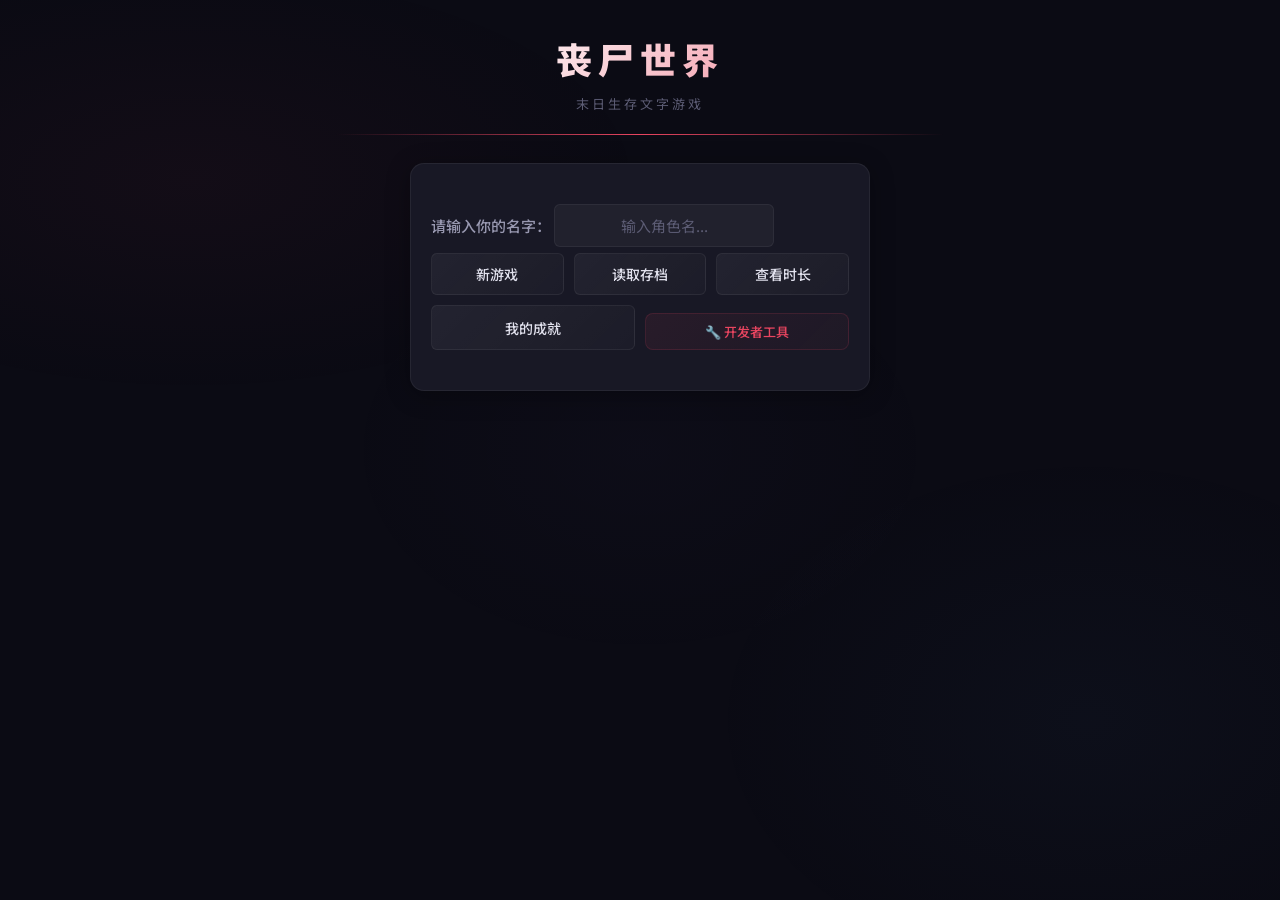
<file: index.html>
<!DOCTYPE html>
<html lang="zh-CN">
<head>
  <meta charset="UTF-8">
  <meta name="viewport" content="width=device-width, initial-scale=1.0">
  <title>丧尸世界 — 末日生存文字游戏</title>
  <link rel="preconnect" href="https://fonts.googleapis.com">
  <link rel="preconnect" href="https://fonts.gstatic.com" crossorigin>
  <link href="https://fonts.googleapis.com/css2?family=JetBrains+Mono:wght@400;600;700&family=Noto+Sans+SC:wght@400;500;700;900&display=swap" rel="stylesheet">
  <link rel="stylesheet" href="css/style.css">
</head>
<body>
  <div id="game-container">
    <div id="game-header">
      <h1>丧尸世界</h1>
      <p class="subtitle">末日生存文字游戏</p>
    </div>
    <div id="name-setup">
      <label for="name-input">请输入你的名字：</label>
      <input type="text" id="name-input" placeholder="输入角色名..." maxlength="10">
      <div class="start-buttons">
        <button id="new-game-btn">新游戏</button>
        <button id="load-game-btn">读取存档</button>
        <button id="best-record-btn">查看时长</button>
        <button id="achievement-btn">我的成就</button>
      </div>
    </div>
    <div id="save-page" style="display:none;">
      <div class="panel save-panel">
        <div class="panel-title">存档管理</div>
        <div id="save-story-area" class="panel"></div>
        <div id="save-slots-area"></div>
        <div id="save-options-area"></div>
        <div class="save-actions">
          <button id="save-return-btn">返回</button>
        </div>
      </div>
    </div>
    <div id="best-record-page" style="display:none;">
      <div class="panel best-record-panel">
        <div class="panel-title">历史最佳纪录</div>
        <div id="best-record-content"></div>
        <div class="save-actions">
          <button id="best-record-return-btn">返回</button>
        </div>
      </div>
    </div>
    <div id="achievement-page" style="display:none;">
      <div class="panel achievement-panel">
        <div class="panel-title">我的成就</div>
        <div id="achievement-content"></div>
        <div class="save-actions">
          <button id="achievement-return-btn">返回</button>
        </div>
      </div>
    </div>
    <div id="game-content" style="display:none;">
      <div id="stats-panel"></div>
      <div id="identity-panel"></div>
      <div id="weapon-panel"></div>
      <div id="inventory-panel"></div>
      <div id="cargo-panel"></div>
      <div id="story-area" class="panel"></div>
      <div id="options-area"></div>
    </div>
    <div id="input-area" style="display:none;">
      <input type="text" id="action-input" placeholder="输入数字选项...">
      <button id="submit-btn">确认</button>
    </div>
  </div>
  <script type="module" src="js/main.js"></script>
  <script src="tools/devtools-auth.js"></script>
</body>
</html>
</file>
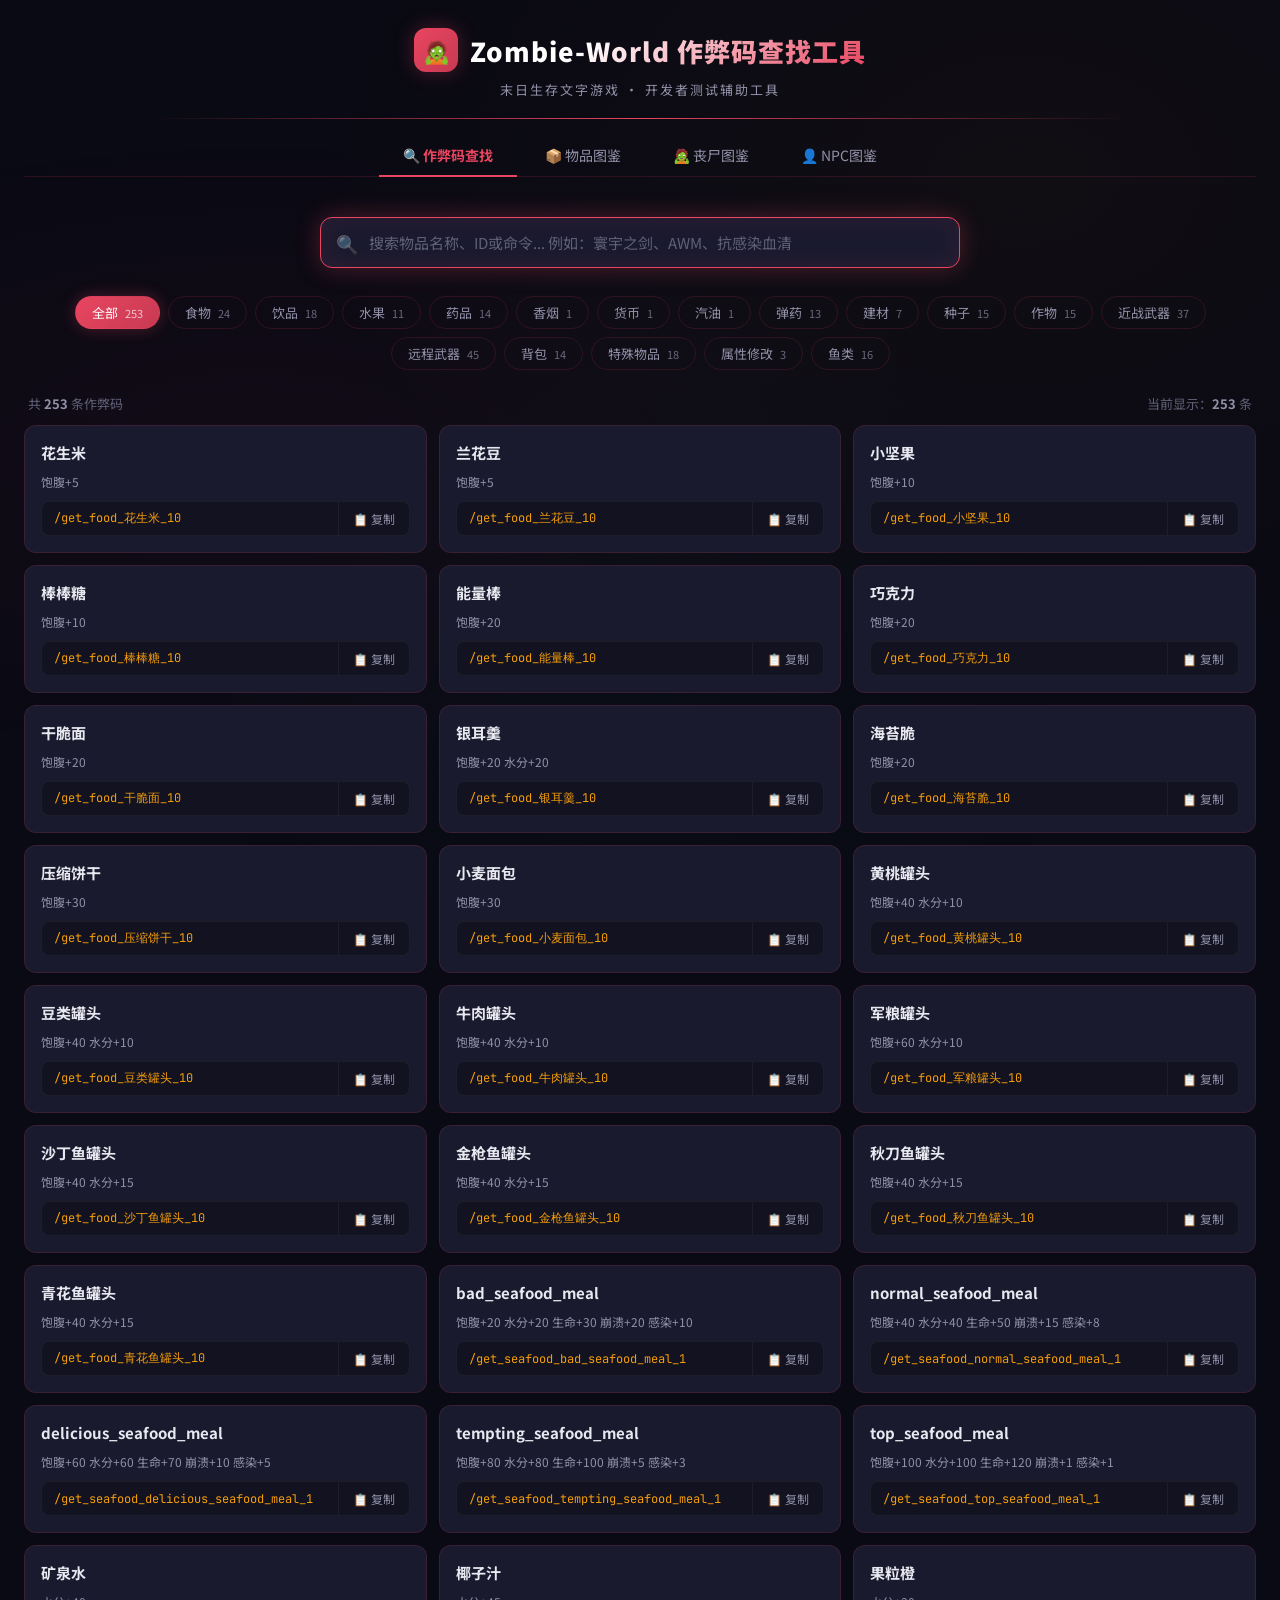
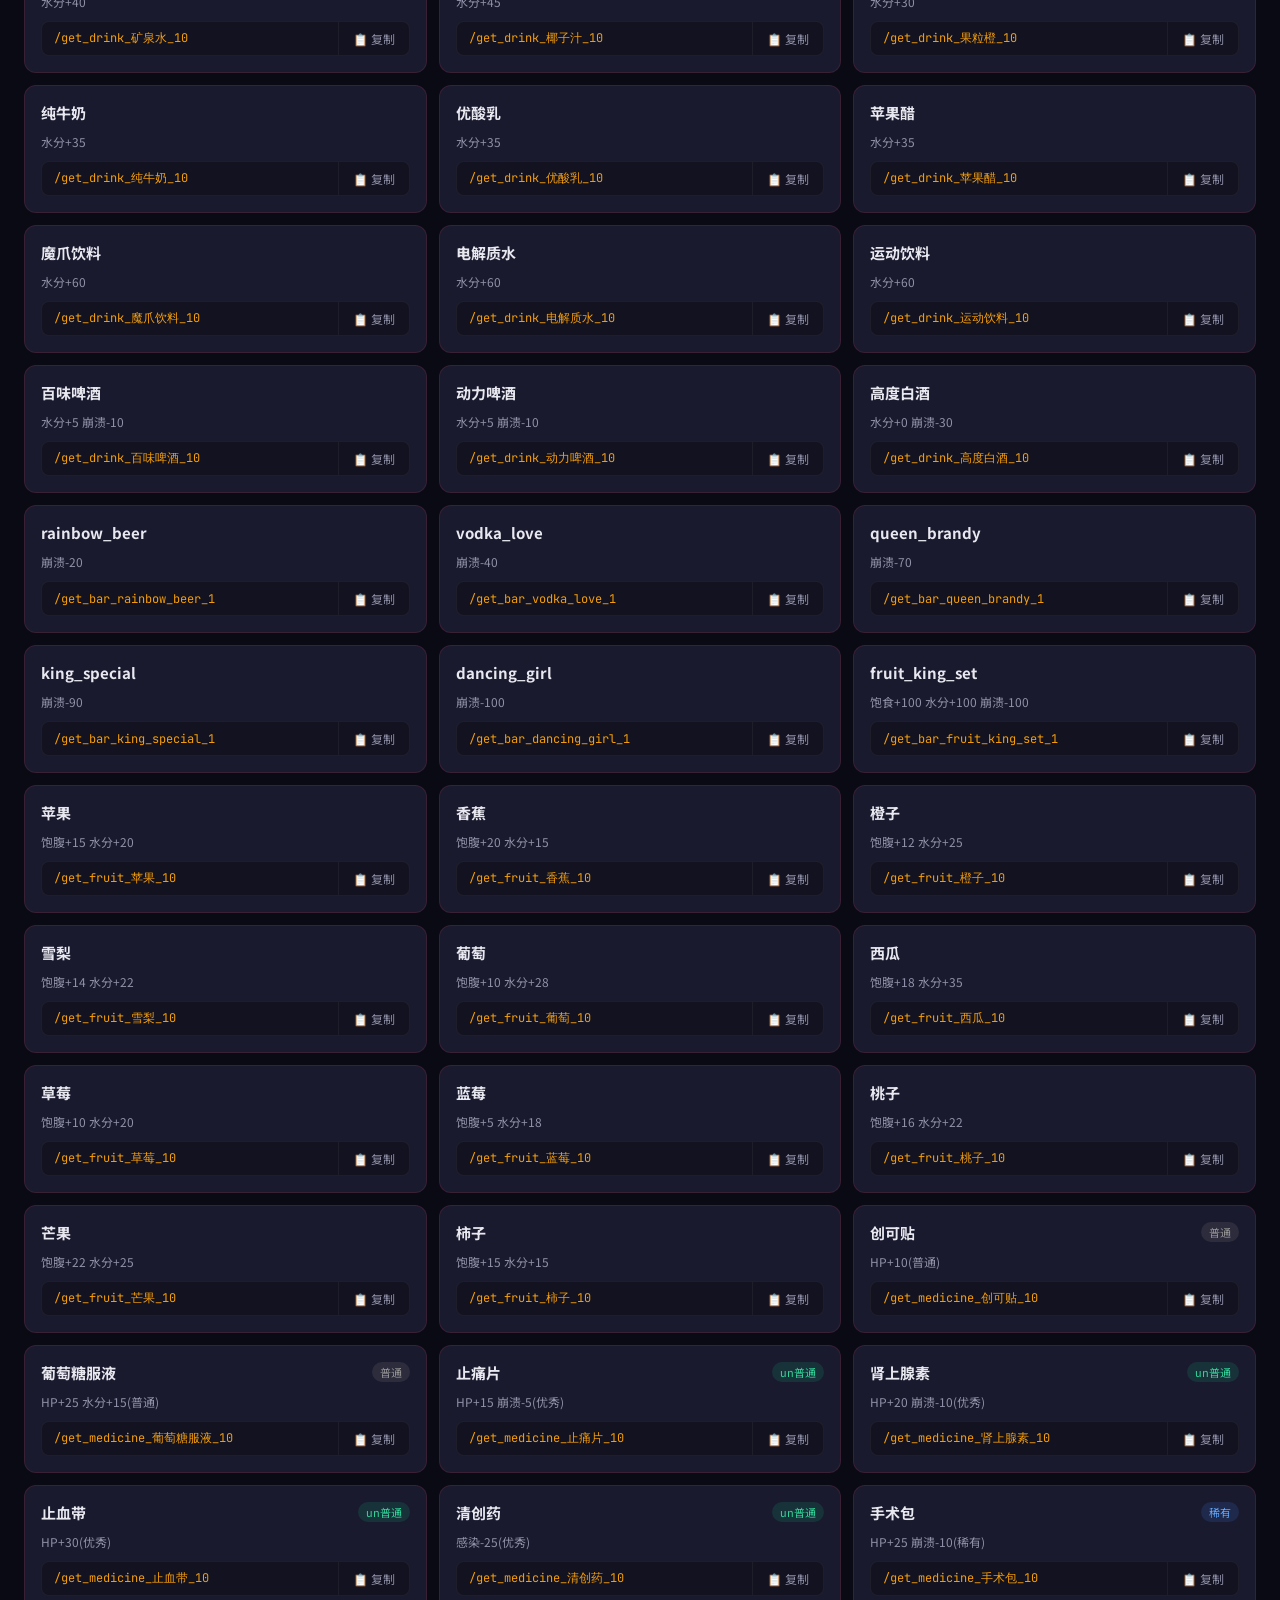
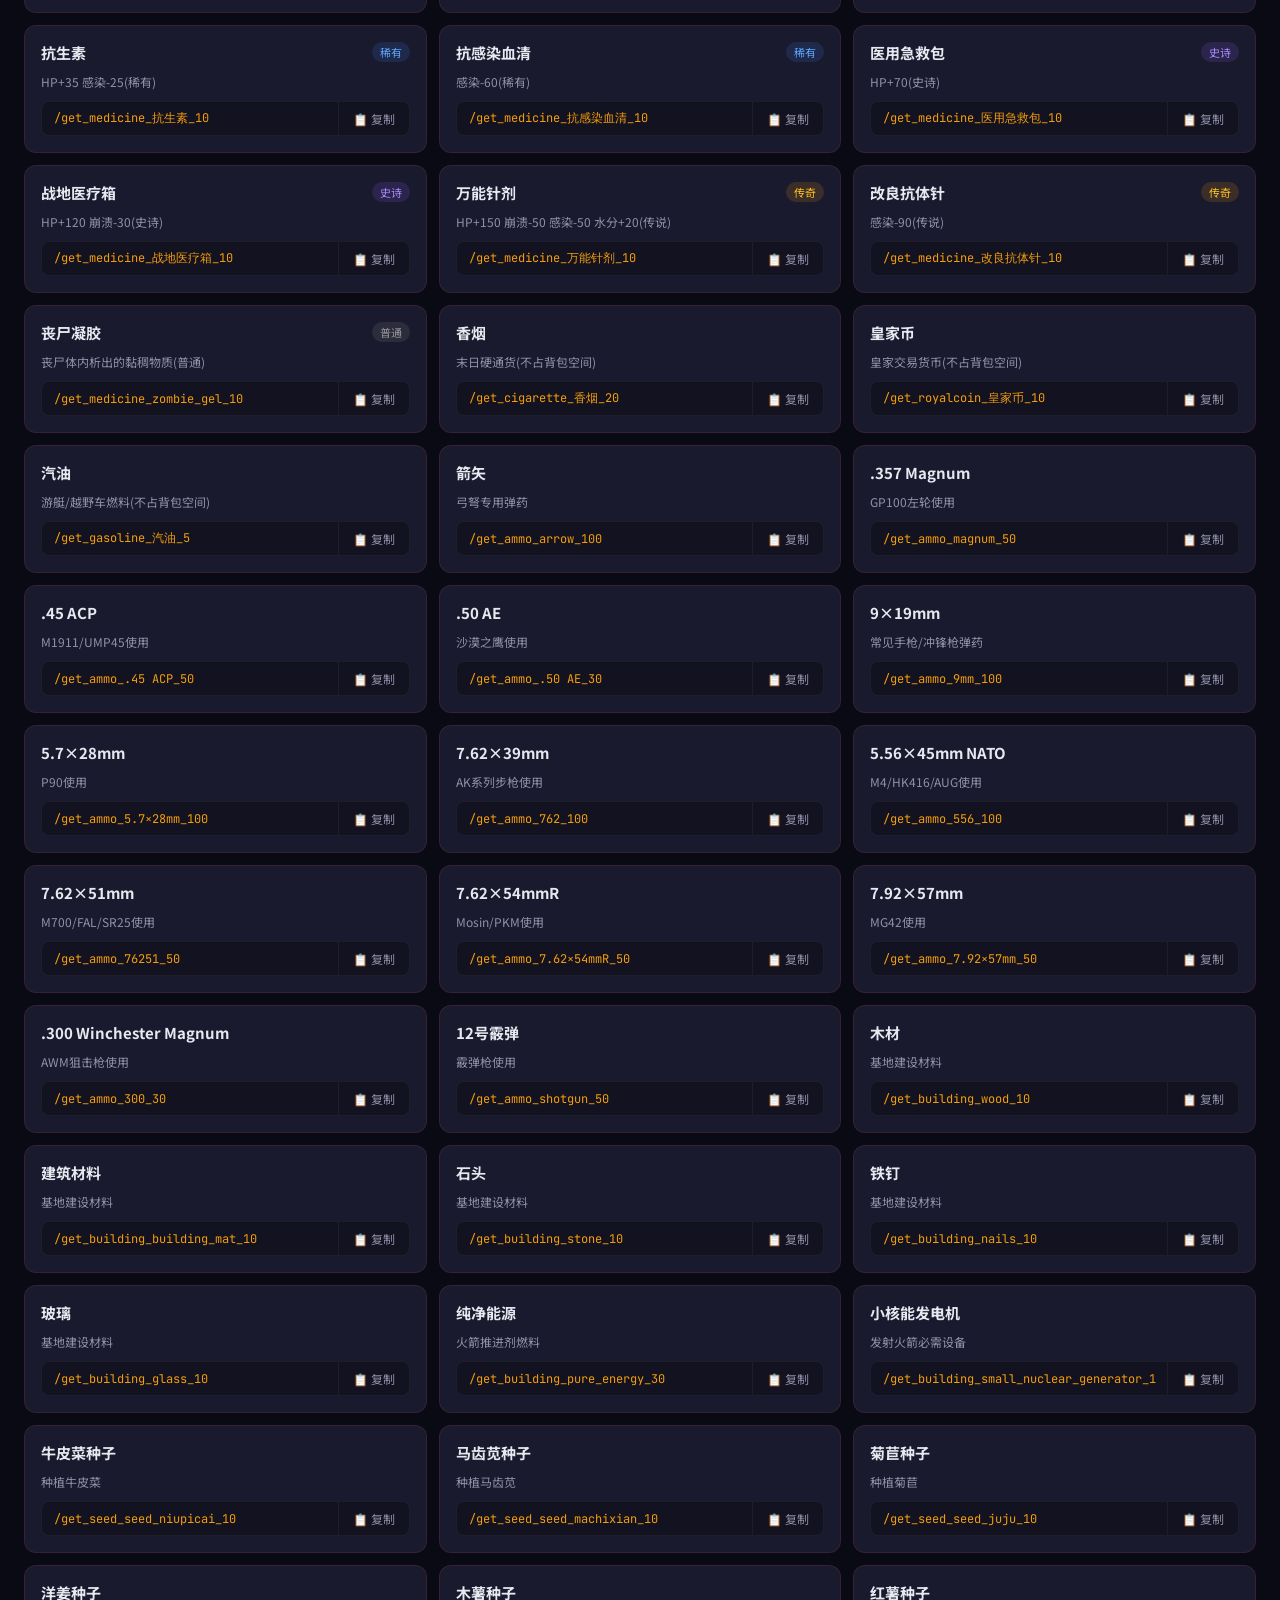
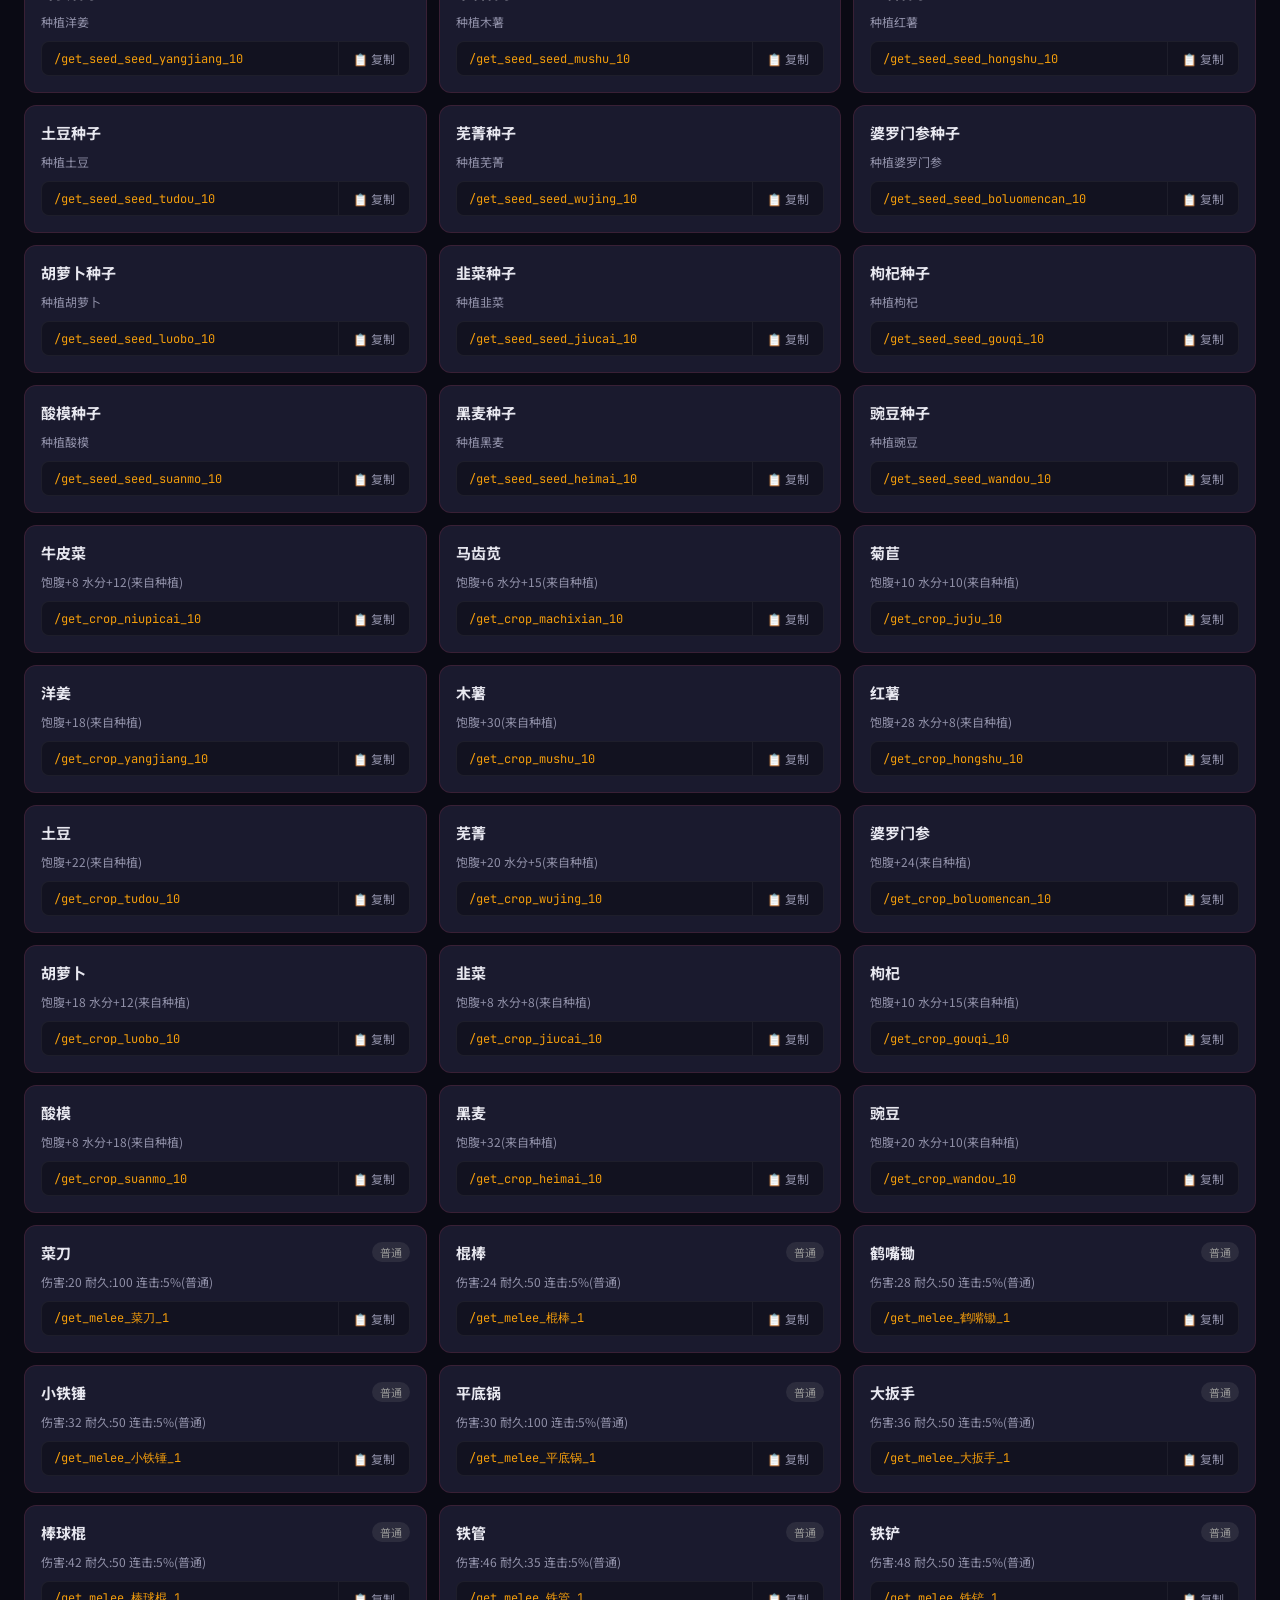
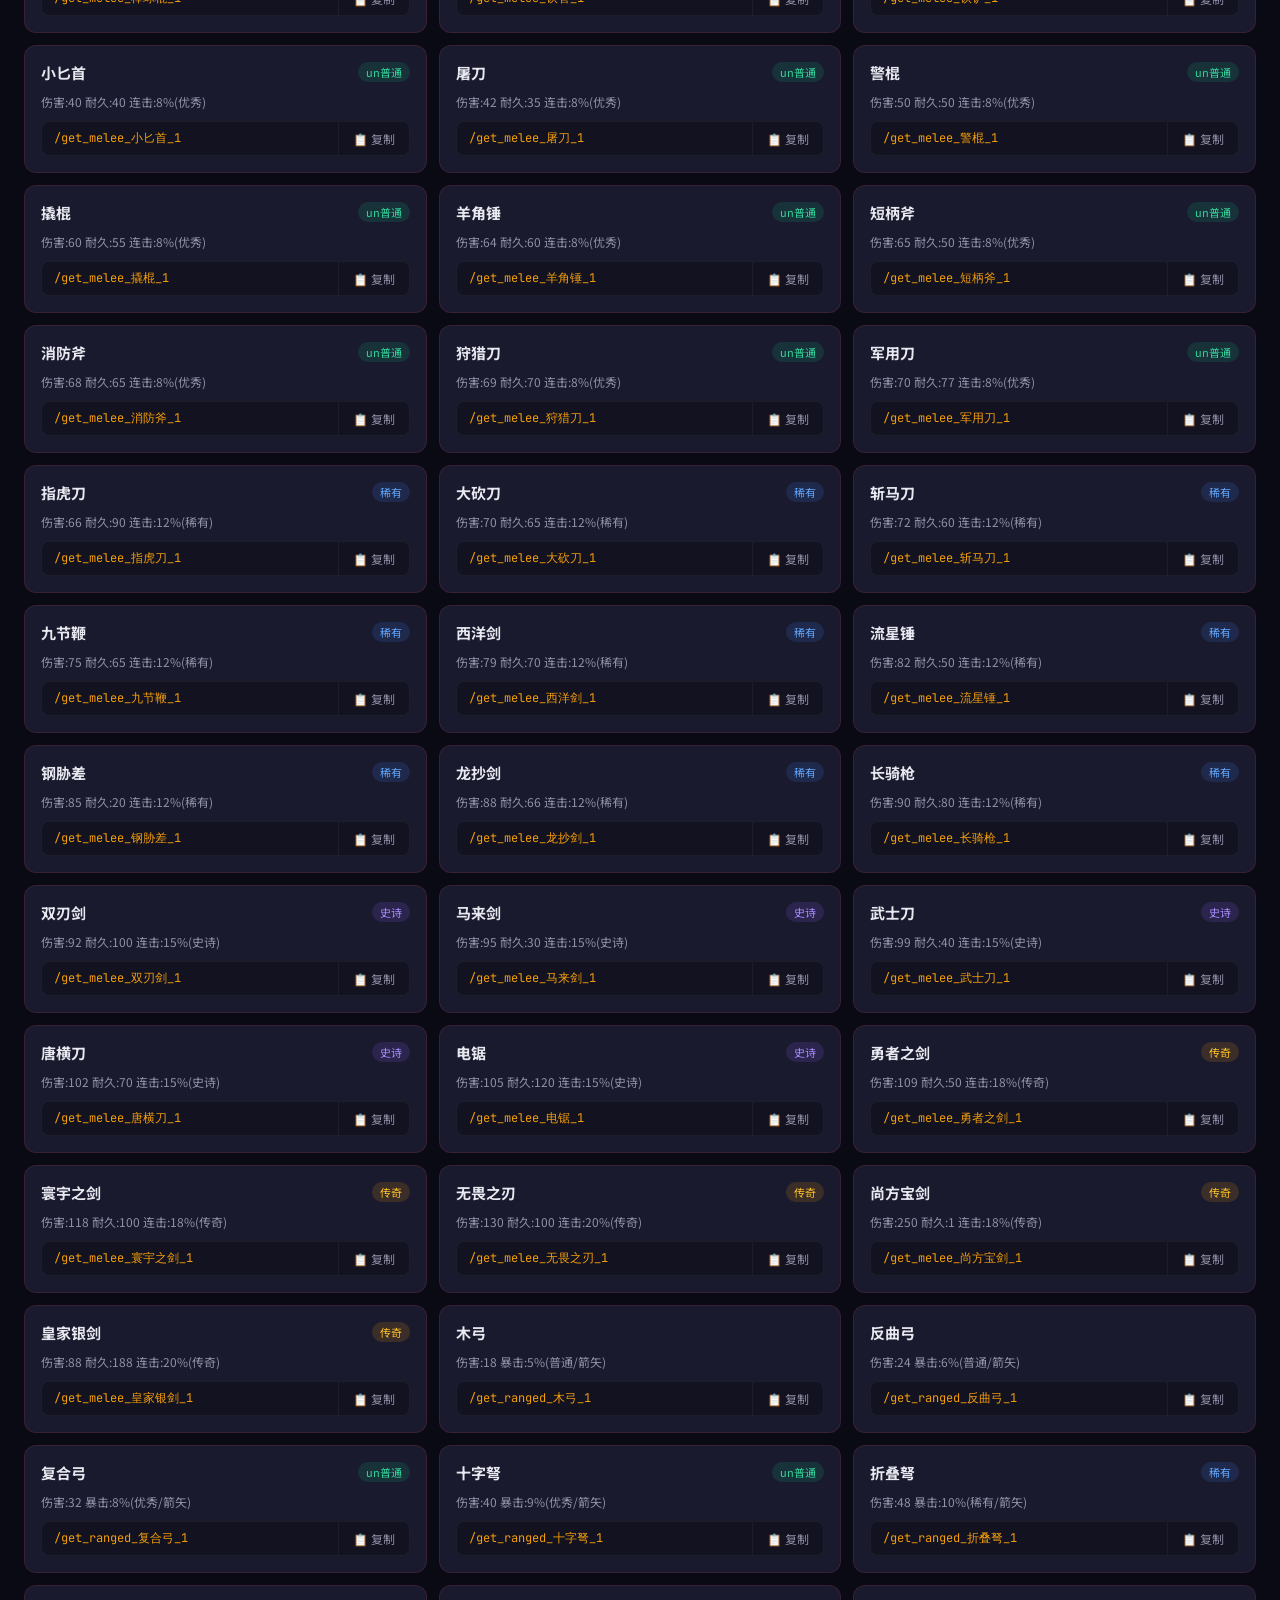
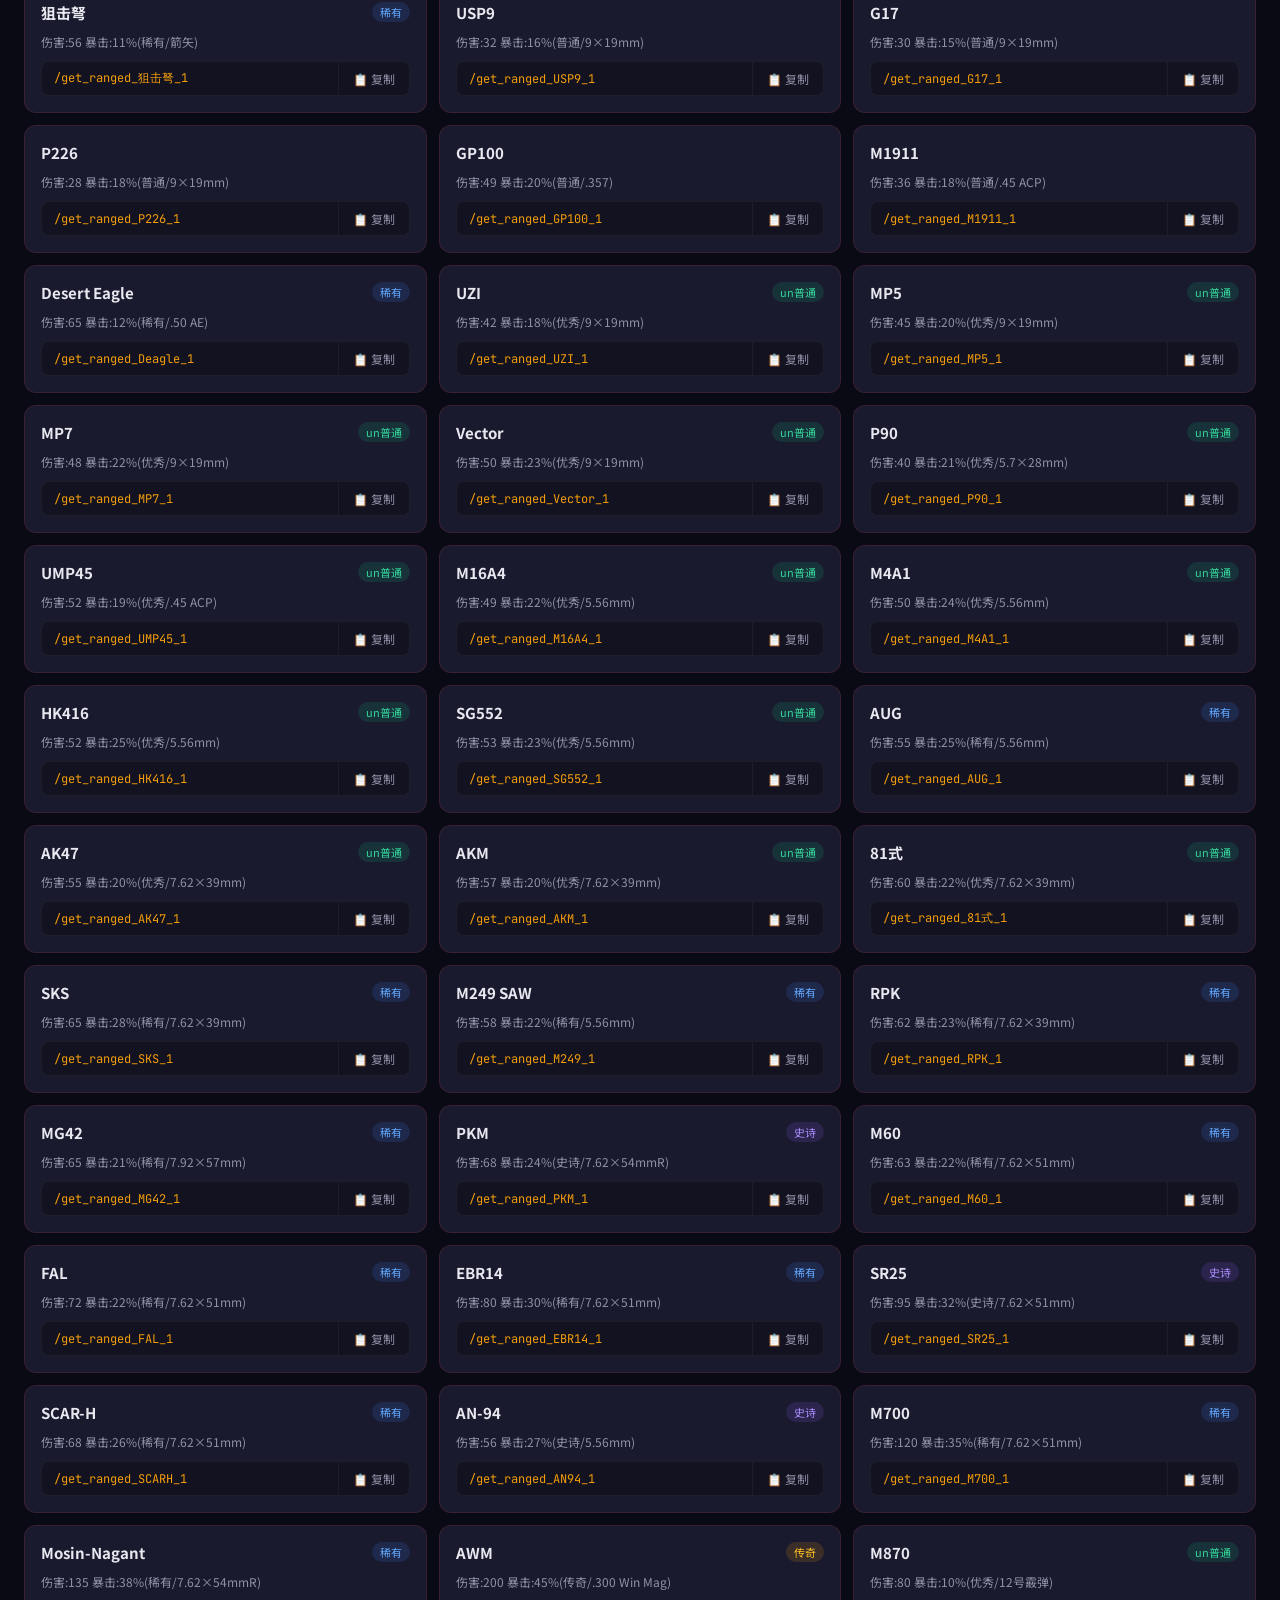
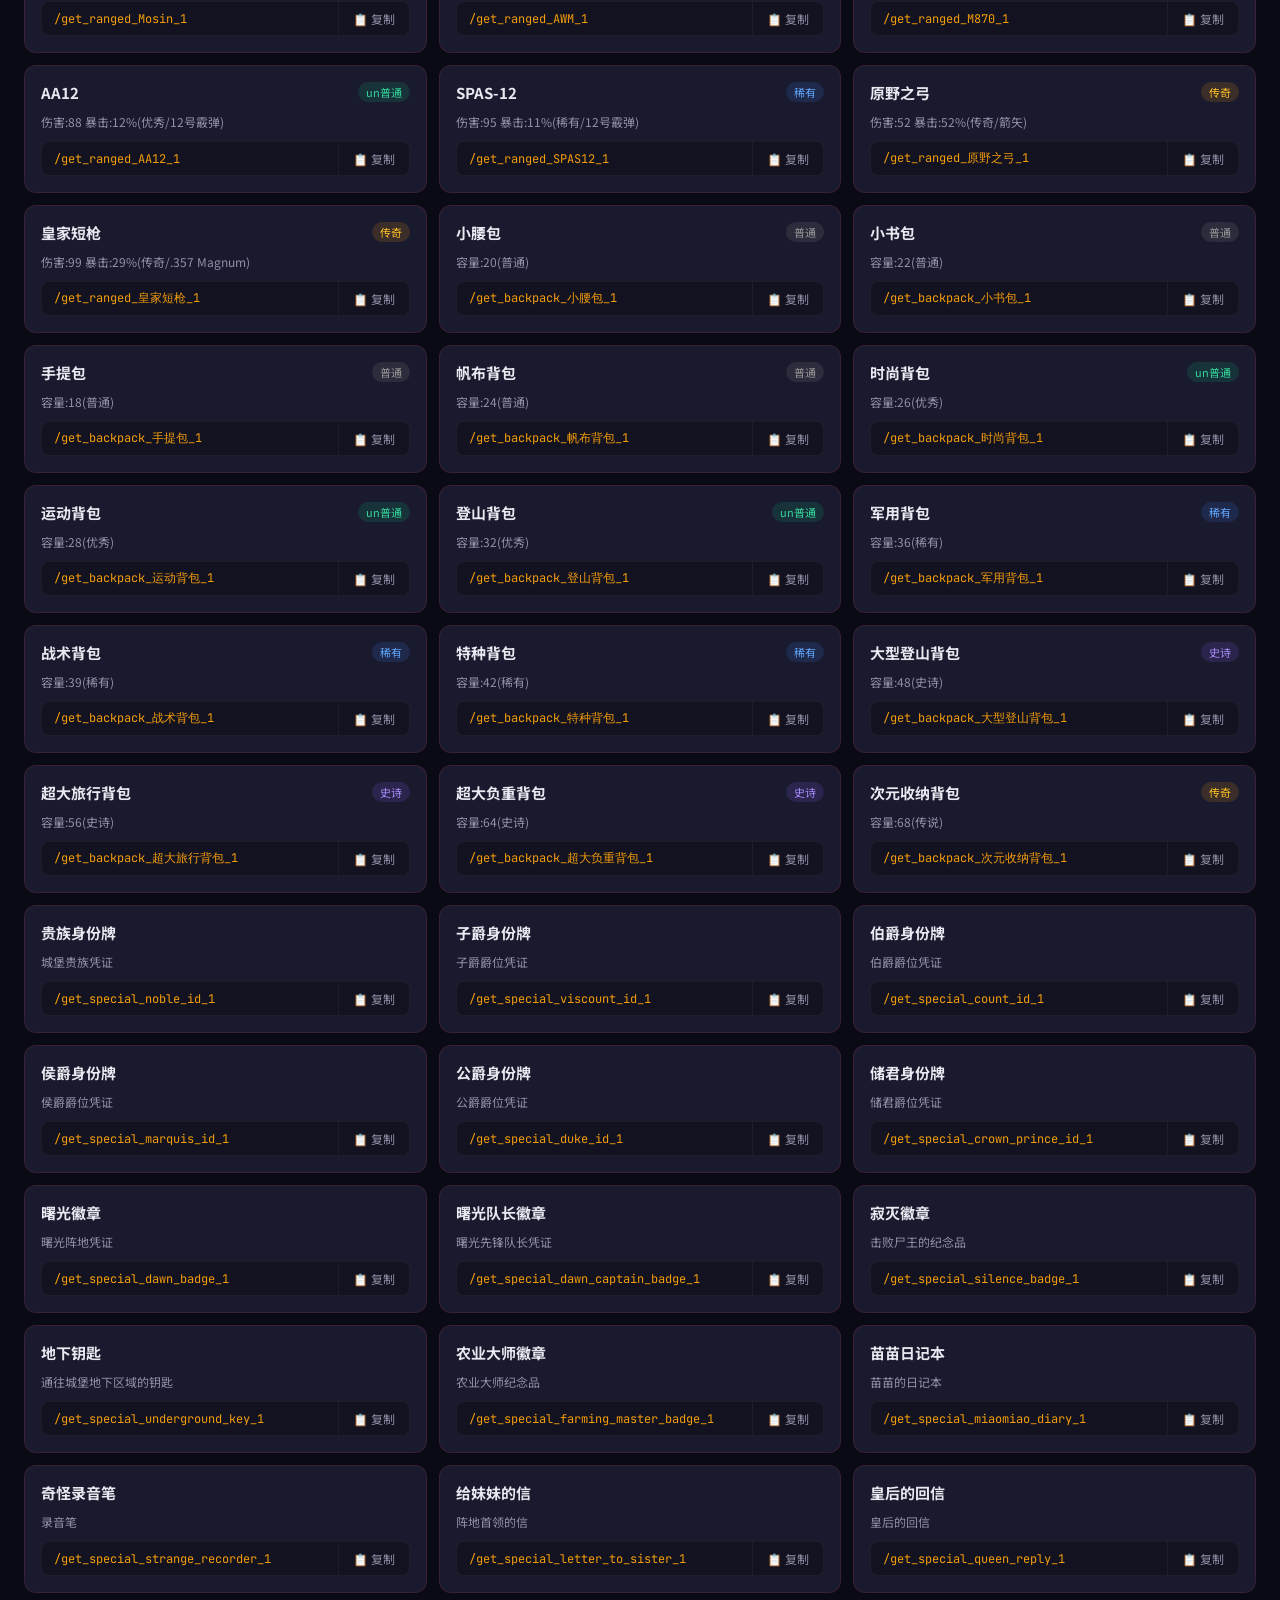
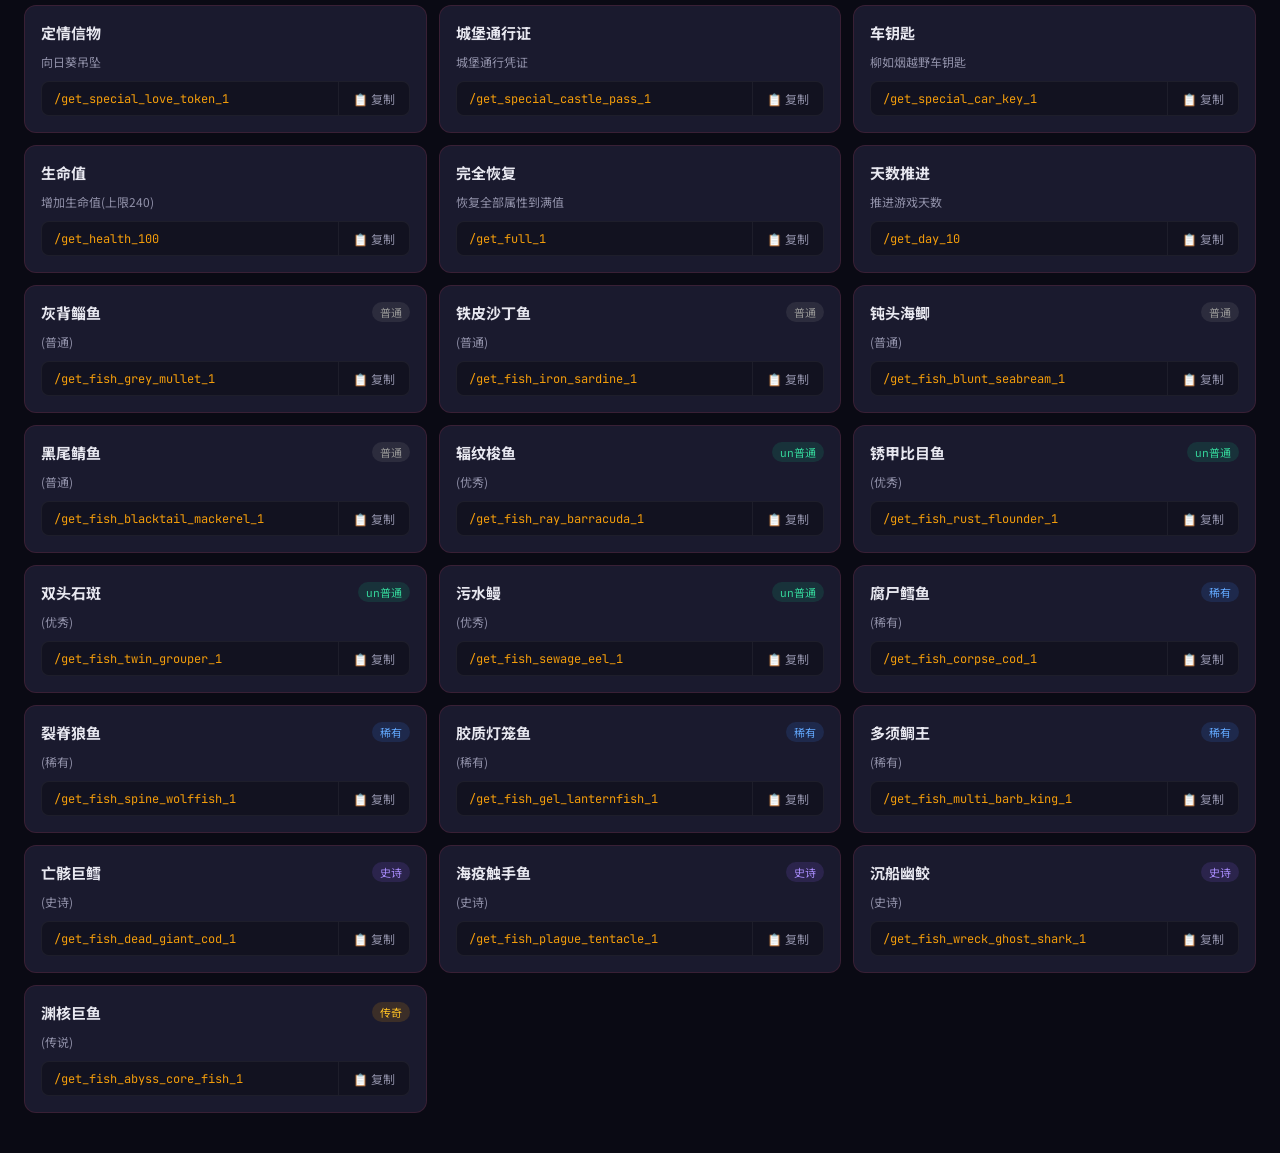
<file: tools/index.html>
<!DOCTYPE html>
<html lang="zh-CN">
<head>
<meta charset="UTF-8">
<meta name="viewport" content="width=device-width, initial-scale=1.0">
<title>Zombie-World 作弊码查找工具</title>
<style>
@import url('https://fonts.googleapis.com/css2?family=JetBrains+Mono:wght@400;600;700&family=Noto+Sans+SC:wght@400;500;700;900&display=swap');

:root {
  --bg-primary: #0a0a14;
  --bg-secondary: #12121e;
  --bg-card: #1a1a2e;
  --bg-card-hover: #202040;
  --text-primary: #e8e8f0;
  --text-secondary: #9090a8;
  --text-muted: #606078;
  --accent: #e94560;
  --accent-glow: rgba(233,69,96,0.3);
  --accent-subtle: rgba(233,69,96,0.1);
  --orange: #f59e0b;
  --green: #10b981;
  --green-glow: rgba(16,185,129,0.3);
  --border: rgba(233,69,96,0.15);
  --border-hover: rgba(233,69,96,0.4);
  --radius: 12px;
  --radius-sm: 8px;
}

* { margin: 0; padding: 0; box-sizing: border-box; }

body {
  font-family: 'Noto Sans SC', sans-serif;
  background: var(--bg-primary);
  color: var(--text-primary);
  min-height: 100vh;
  overflow-x: hidden;
}

body::before {
  content: '';
  position: fixed;
  top: 0; left: 0; width: 100%; height: 100%;
  background:
    radial-gradient(ellipse at 20% 50%, rgba(233,69,96,0.04) 0%, transparent 50%),
    radial-gradient(ellipse at 80% 20%, rgba(245,158,11,0.03) 0%, transparent 50%),
    radial-gradient(ellipse at 50% 80%, rgba(16,185,129,0.02) 0%, transparent 50%);
  pointer-events: none;
  z-index: 0;
}

.container { max-width: 1400px; margin: 0 auto; padding: 0 24px; position: relative; z-index: 1; }

.header {
  padding: 28px 0 20px;
  text-align: center;
  position: relative;
}

.header::after {
  content: '';
  position: absolute;
  bottom: 0; left: 10%; width: 80%; height: 1px;
  background: linear-gradient(90deg, transparent, var(--accent), transparent);
}

.logo {
  display: flex; align-items: center; justify-content: center; gap: 12px;
  margin-bottom: 8px;
}

.logo-icon {
  width: 44px; height: 44px;
  background: linear-gradient(135deg, var(--accent), #c73a52);
  border-radius: 12px;
  display: flex; align-items: center; justify-content: center;
  font-size: 22px;
  box-shadow: 0 0 20px var(--accent-glow);
}

.logo h1 {
  font-size: 26px; font-weight: 900;
  background: linear-gradient(135deg, #fff 30%, var(--accent));
  -webkit-background-clip: text;
  -webkit-text-fill-color: transparent;
  background-clip: text;
  letter-spacing: 1px;
}

.subtitle {
  font-size: 13px; color: var(--text-secondary);
  letter-spacing: 2px;
}

.search-section { padding: 20px 0 12px; }

.search-box {
  position: relative;
  max-width: 640px; margin: 0 auto;
}

.search-box input {
  width: 100%; padding: 14px 20px 14px 48px;
  background: var(--bg-card);
  border: 1px solid var(--border);
  border-radius: var(--radius);
  color: var(--text-primary);
  font-size: 15px; font-family: inherit;
  outline: none;
  transition: all 0.3s ease;
}

.search-box input:focus {
  border-color: var(--accent);
  box-shadow: 0 0 25px var(--accent-glow), inset 0 0 25px var(--accent-subtle);
}

.search-box input::placeholder { color: var(--text-muted); }

.search-icon {
  position: absolute; left: 16px; top: 50%; transform: translateY(-50%);
  font-size: 18px; opacity: 0.5;
  pointer-events: none;
}

.search-clear {
  position: absolute; right: 12px; top: 50%; transform: translateY(-50%);
  background: none; border: none; color: var(--text-muted);
  font-size: 18px; cursor: pointer; padding: 4px 8px;
  display: none; border-radius: 4px;
}

.search-clear:hover { color: var(--text-primary); background: var(--accent-subtle); }
.search-box input:not(:placeholder-shown) ~ .search-clear { display: block; }

.categories {
  display: flex; gap: 8px; padding: 16px 0;
  flex-wrap: wrap; justify-content: center;
}

.cat-btn {
  padding: 6px 16px;
  border: 1px solid var(--border);
  border-radius: 20px;
  background: transparent;
  color: var(--text-secondary);
  font-size: 13px; font-family: inherit; cursor: pointer;
  transition: all 0.25s ease;
  white-space: nowrap;
}

.cat-btn:hover {
  border-color: var(--accent);
  color: var(--text-primary);
  background: var(--accent-subtle);
}

.cat-btn.active {
  background: linear-gradient(135deg, var(--accent), #c73a52);
  border-color: transparent;
  color: #fff;
  box-shadow: 0 0 16px var(--accent-glow);
}

.cat-count {
  display: inline-block;
  margin-left: 4px;
  font-size: 11px;
  opacity: 0.7;
}

.stats-bar {
  display: flex; justify-content: space-between; align-items: center;
  padding: 8px 4px 12px;
  font-size: 13px; color: var(--text-muted);
}

.stats-bar strong { color: var(--text-secondary); }

.grid {
  display: grid;
  grid-template-columns: repeat(auto-fill, minmax(320px, 1fr));
  gap: 12px;
  padding-bottom: 40px;
}

.card {
  background: var(--bg-card);
  border: 1px solid var(--border);
  border-radius: var(--radius);
  padding: 16px;
  transition: all 0.3s ease;
  position: relative;
  overflow: hidden;
}

.card::before {
  content: '';
  position: absolute;
  top: 0; left: 0; width: 3px; height: 100%;
  background: linear-gradient(180deg, var(--accent), transparent);
  opacity: 0;
  transition: opacity 0.3s ease;
}

.card:hover {
  border-color: var(--border-hover);
  background: var(--bg-card-hover);
  transform: translateY(-2px);
  box-shadow: 0 8px 30px rgba(0,0,0,0.3);
}

.card:hover::before { opacity: 1; }

.card-header {
  display: flex; justify-content: space-between; align-items: flex-start;
  margin-bottom: 10px;
}

.card-name {
  font-size: 15px; font-weight: 700;
  color: var(--text-primary);
}

.card-rarity {
  font-size: 11px; padding: 2px 8px;
  border-radius: 10px;
  white-space: nowrap;
  flex-shrink: 0;
  margin-left: 8px;
}

.rarity-common { background: rgba(148,148,148,0.15); color: #949494; }
.rarity-uncommon { background: rgba(16,185,129,0.15); color: #34d399; }
.rarity-rare { background: rgba(59,130,246,0.15); color: #60a5fa; }
.rarity-epic { background: rgba(139,92,246,0.15); color: #a78bfa; }
.rarity-legendary { background: rgba(245,158,11,0.15); color: #fbbf24; }

.card-extra {
  font-size: 12px; color: var(--text-secondary);
  margin-bottom: 10px; line-height: 1.5;
}

.card-command {
  display: flex; align-items: center;
  background: rgba(0,0,0,0.3);
  border-radius: var(--radius-sm);
  border: 1px solid rgba(255,255,255,0.05);
  overflow: hidden;
}

.card-command code {
  flex: 1; padding: 8px 12px;
  font-family: 'JetBrains Mono', monospace;
  font-size: 12px; color: var(--orange);
  overflow-x: auto; white-space: nowrap;
}

.copy-btn {
  display: flex; align-items: center; gap: 5px;
  padding: 8px 14px;
  background: transparent;
  border: none; border-left: 1px solid rgba(255,255,255,0.05);
  color: var(--text-secondary);
  font-size: 12px; font-family: inherit; cursor: pointer;
  transition: all 0.2s ease;
  white-space: nowrap;
}

.copy-btn:hover {
  background: var(--green);
  color: #fff;
}

.copy-btn.copied {
  background: var(--green);
  color: #fff;
}

.empty {
  grid-column: 1 / -1;
  text-align: center;
  padding: 60px 20px;
  color: var(--text-muted);
}

.empty-icon { font-size: 48px; margin-bottom: 12px; opacity: 0.5; }
.empty h3 { font-size: 18px; margin-bottom: 6px; color: var(--text-secondary); }
.empty p { font-size: 14px; }

.toast {
  position: fixed; bottom: 30px; left: 50%; transform: translateX(-50%) translateY(100px);
  background: var(--bg-card); border: 1px solid var(--green);
  padding: 12px 24px; border-radius: var(--radius-sm);
  font-size: 14px; color: var(--green); opacity: 0;
  transition: all 0.4s ease; z-index: 100;
  box-shadow: 0 0 30px var(--green-glow);
  white-space: nowrap;
}

.toast.show { opacity: 1; transform: translateX(-50%) translateY(0); }

.loading {
  text-align: center; padding: 80px 20px; color: var(--text-muted);
}

.spinner {
  width: 36px; height: 36px; margin: 0 auto 16px;
  border: 3px solid var(--border);
  border-top-color: var(--accent);
  border-radius: 50%;
  animation: spin 0.8s linear infinite;
}

@keyframes spin { to { transform: rotate(360deg); } }

::-webkit-scrollbar { width: 6px; height: 6px; }
::-webkit-scrollbar-track { background: var(--bg-primary); }
::-webkit-scrollbar-thumb { background: var(--border); border-radius: 3px; }
::-webkit-scrollbar-thumb:hover { background: var(--accent); }

.tab-nav {
  display: flex; gap: 4px; padding: 16px 0 0;
  justify-content: center;
  border-bottom: 1px solid var(--border);
  margin-bottom: 20px;
}

.tab-btn {
  padding: 10px 24px;
  border: none;
  background: transparent;
  color: var(--text-secondary);
  font-size: 14px; font-family: inherit; cursor: pointer;
  transition: all 0.25s ease;
  border-bottom: 2px solid transparent;
  margin-bottom: -1px;
}

.tab-btn:hover {
  color: var(--text-primary);
  background: var(--accent-subtle);
}

.tab-btn.active {
  color: var(--accent);
  border-bottom-color: var(--accent);
  font-weight: 700;
}

.tab-content { display: none; }
.tab-content.active { display: block; }

.encyclopedia { padding-bottom: 40px; }

.enc-section { margin-bottom: 36px; }

.enc-title {
  font-size: 18px; font-weight: 700;
  color: var(--text-primary);
  margin-bottom: 12px;
  padding-bottom: 8px;
  border-bottom: 1px solid var(--border);
  display: flex; align-items: center; gap: 8px;
}

.enc-warning {
  font-size: 13px; color: var(--accent);
  margin-bottom: 12px;
  padding: 8px 12px;
  background: var(--accent-subtle);
  border-radius: var(--radius-sm);
  border: 1px solid var(--border);
}

.enc-grid {
  display: grid;
  grid-template-columns: repeat(auto-fill, minmax(260px, 1fr));
  gap: 10px;
}

.enc-card {
  background: var(--bg-card);
  border: 1px solid var(--border);
  border-radius: var(--radius-sm);
  padding: 14px;
  transition: all 0.3s ease;
}

.enc-card:hover {
  border-color: var(--border-hover);
  background: var(--bg-card-hover);
  transform: translateY(-1px);
}

.enc-card-header {
  display: flex; justify-content: space-between; align-items: center;
  margin-bottom: 6px;
}

.enc-card-name {
  font-size: 14px; font-weight: 700;
  color: var(--text-primary);
}

.enc-card-type {
  font-size: 11px; color: var(--text-muted);
  margin-bottom: 4px;
}

.enc-card-desc {
  font-size: 12px; color: var(--text-secondary);
  line-height: 1.5;
}

.rarity-group { margin-bottom: 16px; }

.rarity-group-title {
  font-size: 13px; font-weight: 600;
  margin-bottom: 8px; padding-left: 4px;
}

.zombie-card {
  background: var(--bg-card);
  border: 1px solid var(--border);
  border-radius: var(--radius);
  padding: 16px;
  transition: all 0.3s ease;
}

.zombie-card:hover {
  border-color: var(--border-hover);
  background: var(--bg-card-hover);
  transform: translateY(-2px);
  box-shadow: 0 8px 30px rgba(0,0,0,0.3);
}

.zombie-card-name {
  font-size: 16px; font-weight: 700;
  color: var(--accent);
  margin-bottom: 10px;
}

.zombie-stats {
  display: grid;
  grid-template-columns: 1fr 1fr;
  gap: 6px 16px;
  margin-bottom: 10px;
  font-size: 13px;
}

.zombie-stat {
  display: flex; align-items: center; gap: 6px;
}

.zombie-stat-label { color: var(--text-muted); }

.zombie-stat-value {
  color: var(--text-primary);
  font-weight: 600;
}

.zombie-desc {
  font-size: 12px; color: var(--text-secondary);
  line-height: 1.5;
  padding-top: 8px;
  border-top: 1px solid var(--border);
  margin-top: 4px;
}

.zombie-ability {
  display: inline-block;
  font-size: 11px; padding: 2px 8px;
  border-radius: 10px;
  background: rgba(233,69,96,0.1);
  color: var(--accent);
  margin-right: 4px;
  margin-bottom: 4px;
}

.npc-card {
  background: var(--bg-card);
  border: 1px solid var(--border);
  border-radius: var(--radius);
  padding: 16px;
  transition: all 0.3s ease;
}

.npc-card:hover {
  border-color: var(--border-hover);
  background: var(--bg-card-hover);
  transform: translateY(-2px);
  box-shadow: 0 8px 30px rgba(0,0,0,0.3);
}

.npc-card-name {
  font-size: 16px; font-weight: 700;
  color: var(--green);
  margin-bottom: 6px;
}

.npc-card-id {
  font-size: 11px; color: var(--text-muted);
  margin-bottom: 8px;
  font-family: 'JetBrains Mono', monospace;
}

.npc-card-desc {
  font-size: 13px; color: var(--text-secondary);
  line-height: 1.6;
}

.enc-search-section {
  padding: 12px 0 16px;
}

.enc-search-box {
  position: relative;
  max-width: 480px;
  margin: 0 auto;
}

.enc-search-box input {
  width: 100%; padding: 10px 16px 10px 40px;
  background: var(--bg-card);
  border: 1px solid var(--border);
  border-radius: var(--radius-sm);
  color: var(--text-primary);
  font-size: 14px; font-family: inherit;
  outline: none;
  transition: all 0.3s ease;
}

.enc-search-box input:focus {
  border-color: var(--accent);
  box-shadow: 0 0 15px var(--accent-glow);
}

.enc-search-box input::placeholder { color: var(--text-muted); }

.enc-search-icon {
  position: absolute; left: 14px; top: 50%; transform: translateY(-50%);
  font-size: 15px; opacity: 0.5;
  pointer-events: none;
}

@media (max-width: 1024px) {
  .grid { grid-template-columns: repeat(auto-fill, minmax(280px, 1fr)); }
}

@media (max-width: 768px) {
  .container { padding: 0 16px; }
  .logo h1 { font-size: 20px; }
  .grid { grid-template-columns: 1fr; gap: 10px; }
  .stats-bar { flex-direction: column; gap: 4px; text-align: center; }
}

@media (max-width: 480px) {
  .logo-icon { width: 36px; height: 36px; font-size: 18px; }
  .logo h1 { font-size: 17px; }
  .card-command code { font-size: 11px; }
  .copy-btn { padding: 8px 10px; font-size: 11px; }
}
</style>
</head>
<body>

<div class="container">
  <header class="header">
    <div class="logo">
      <div class="logo-icon">🧟</div>
      <h1>Zombie-World 作弊码查找工具</h1>
    </div>
    <p class="subtitle">末日生存文字游戏 · 开发者测试辅助工具</p>
  </header>

  <div class="tab-nav">
    <button class="tab-btn active" data-tab="cheats">🔍 作弊码查找</button>
    <button class="tab-btn" data-tab="items">📦 物品图鉴</button>
    <button class="tab-btn" data-tab="zombies">🧟 丧尸图鉴</button>
    <button class="tab-btn" data-tab="npcs">👤 NPC图鉴</button>
  </div>

  <div class="tab-content active" id="tab-cheats">
  <div class="search-section">
    <div class="search-box">
      <span class="search-icon">🔍</span>
      <input type="text" id="searchInput" placeholder="搜索物品名称、ID或命令... 例如：寰宇之剑、AWM、抗感染血清" autofocus>
      <button class="search-clear" id="clearBtn">✕</button>
    </div>
  </div>

  <div class="categories" id="categories"></div>

  <div class="stats-bar" id="statsBar"></div>

  <div id="loading" class="loading">
    <div class="spinner"></div>
    <p>正在加载作弊码数据...</p>
  </div>

  <div class="grid" id="grid"></div>
  </div>

  <div class="tab-content" id="tab-items">
    <div class="enc-search-section">
      <div class="enc-search-box">
        <span class="enc-search-icon">🔍</span>
        <input type="text" id="encItemSearch" placeholder="搜索物品名称或属性...">
      </div>
    </div>
    <div id="items-encyclopedia"></div>
  </div>

  <div class="tab-content" id="tab-zombies">
    <div class="enc-search-section">
      <div class="enc-search-box">
        <span class="enc-search-icon">🔍</span>
        <input type="text" id="encZombieSearch" placeholder="搜索丧尸名称或能力...">
      </div>
    </div>
    <div id="zombies-encyclopedia"></div>
  </div>

  <div class="tab-content" id="tab-npcs">
    <div class="enc-search-section">
      <div class="enc-search-box">
        <span class="enc-search-icon">🔍</span>
        <input type="text" id="encNpcSearch" placeholder="搜索NPC名称或描述...">
      </div>
    </div>
    <div id="npcs-encyclopedia"></div>
  </div>
</div>

<div class="toast" id="toast">✅ 已复制到剪贴板</div>

<script>
const state = { all: [], filtered: [], category: 'all' };
const encState = { items: [], zombies: [], bosses: [], npcs: [], all: [] };

const RARITY_LABELS = { common: '普通', uncommon: '优秀', rare: '稀有', epic: '史诗', legendary: '传说' };
const RARITY_ORDER = ['common', 'uncommon', 'rare', 'epic', 'legendary'];

const SUB_CATEGORY_ICONS = {
  '普通食物': '🍞', '水果': '🍎', '饮品': '🥤', '药品': '💊',
  '作物': '🌾', '种子': '🌱', '鱼类': '🐟', '建材': '🧱',
  '近战武器': '⚔️', '远程武器': '🔫', '弹药': '🎯', '背包': '🎒',
  '身份牌': '🪪', '徽章': '🏅', '任务道具': '📜', '货币': '💰'
};

const SUB_CATEGORY_ORDER = [
  '普通食物', '水果', '饮品', '药品', '作物', '种子', '鱼类', '建材',
  '近战武器', '远程武器', '弹药', '背包', '身份牌', '徽章', '任务道具', '货币'
];

function parseCSVLine(line) {
  const vals = [];
  let cur = '', inQ = false;
  for (const ch of line) {
    if (ch === '"') { inQ = !inQ; continue; }
    if (ch === ',' && !inQ) { vals.push(cur.trim()); cur = ''; continue; }
    cur += ch;
  }
  vals.push(cur.trim());
  return vals;
}

async function loadCSV() {
  const res = await fetch('cheat_codes.csv');
  const text = await res.text();
  const lines = text.trim().split('\n');
  const headers = lines[0].split(',');
  state.all = lines.slice(1).map(line => {
    const vals = parseCSVLine(line);
    return headers.reduce((obj, h, i) => ({ ...obj, [h]: vals[i] || '' }), {});
  });
}

async function loadEncyclopedia() {
  const res = await fetch('encyclopedia.csv');
  const text = await res.text();
  const lines = text.trim().split('\n');
  const headers = lines[0].split(',');
  const all = lines.slice(1).map(line => {
    const vals = parseCSVLine(line);
    return headers.reduce((obj, h, i) => ({ ...obj, [h]: vals[i] || '' }), {});
  });
  encState.all = all;
  encState.items = all.filter(i => !['丧尸', 'BOSS', 'NPC'].includes(i.category));
  encState.zombies = all.filter(i => i.category === '丧尸');
  encState.bosses = all.filter(i => i.category === 'BOSS');
  encState.npcs = all.filter(i => i.category === 'NPC');
}

function getRarity(item) {
  const extra = item.extra_info || '';
  if (extra.includes('(传说)') || extra.includes('(传奇)') || extra.includes('传奇')) return 'legendary';
  if (extra.includes('(史诗)') || extra.includes('史诗')) return 'epic';
  if (extra.includes('(稀有)') || extra.includes('稀有')) return 'rare';
  if (extra.includes('(优秀)') || extra.includes('优秀')) return 'uncommon';
  if (extra.includes('(普通)')) return 'common';
  return '';
}

function getCategories() {
  const map = {};
  for (const item of state.all) {
    const cat = item.category;
    if (!map[cat]) map[cat] = 0;
    map[cat]++;
  }
  return map;
}

function filter() {
  const q = document.getElementById('searchInput').value.trim().toLowerCase();
  const cat = state.category;
  state.filtered = state.all.filter(item => {
    if (cat !== 'all' && item.category !== cat) return false;
    if (!q) return true;
    return item.item_name.toLowerCase().includes(q) ||
           item.item_id.toLowerCase().includes(q) ||
           item.command.toLowerCase().includes(q) ||
           item.category.toLowerCase().includes(q) ||
           (item.extra_info || '').toLowerCase().includes(q);
  });
  render();
}

function renderCategories() {
  const cats = getCategories();
  const container = document.getElementById('categories');
  let html = `<button class="cat-btn ${state.category === 'all' ? 'active' : ''}" data-cat="all">全部 <span class="cat-count">${state.all.length}</span></button>`;
  for (const [cat, count] of Object.entries(cats)) {
    html += `<button class="cat-btn ${state.category === cat ? 'active' : ''}" data-cat="${cat}">${cat} <span class="cat-count">${count}</span></button>`;
  }
  container.innerHTML = html;
  container.querySelectorAll('.cat-btn').forEach(btn => {
    btn.addEventListener('click', () => {
      state.category = btn.dataset.cat;
      container.querySelectorAll('.cat-btn').forEach(b => b.classList.remove('active'));
      btn.classList.add('active');
      filter();
    });
  });
}

function render() {
  const grid = document.getElementById('grid');
  const stats = document.getElementById('statsBar');
  const total = state.all.length;
  const showing = state.filtered.length;

  stats.innerHTML = `<span>共 <strong>${total}</strong> 条作弊码${state.category !== 'all' ? `，分类：${state.category}` : ''}</span><span>当前显示：<strong>${showing}</strong> 条</span>`;

  if (showing === 0) {
    grid.innerHTML = `<div class="empty">
      <div class="empty-icon">🔎</div>
      <h3>没有找到匹配的作弊码</h3>
      <p>试试其他关键词，或点击"全部"查看所有指令</p>
    </div>`;
    return;
  }

  let html = '';
  for (const item of state.filtered) {
    const rarity = getRarity(item);
    const rarityLabel = rarity ? rarity.replace('common','普通').replace('uncommon','优秀').replace('rare','稀有').replace('epic','史诗').replace('legendary','传奇') : '';
    html += `<div class="card">
      <div class="card-header">
        <span class="card-name">${item.item_name}</span>
        ${rarity ? `<span class="card-rarity rarity-${rarity}">${rarityLabel}</span>` : ''}
      </div>
      <div class="card-extra">${item.extra_info || item.category}</div>
      <div class="card-command">
        <code>${item.command}</code>
        <button class="copy-btn" data-cmd="${item.command}">📋 复制</button>
      </div>
    </div>`;
  }
  grid.innerHTML = html;

  grid.querySelectorAll('.copy-btn').forEach(btn => {
    btn.addEventListener('click', () => {
      const cmd = btn.dataset.cmd;
      navigator.clipboard.writeText(cmd).then(() => {
        btn.classList.add('copied');
        btn.textContent = '✅ 已复制';
        showToast(`已复制: ${cmd}`);
        setTimeout(() => { btn.classList.remove('copied'); btn.innerHTML = '📋 复制'; }, 2000);
      }).catch(() => {
        const ta = document.createElement('textarea');
        ta.value = cmd; document.body.appendChild(ta);
        ta.select(); document.execCommand('copy');
        document.body.removeChild(ta);
        showToast(`已复制: ${cmd}`);
      });
    });
  });
}

let toastTimer = null;
function showToast(msg) {
  const el = document.getElementById('toast');
  el.textContent = `✅ ${msg}`;
  el.classList.add('show');
  clearTimeout(toastTimer);
  toastTimer = setTimeout(() => el.classList.remove('show'), 2000);
}

function renderItemsEncyclopedia(searchQuery) {
  const container = document.getElementById('items-encyclopedia');
  let items = encState.items;

  if (searchQuery) {
    const q = searchQuery.toLowerCase();
    items = items.filter(i =>
      (i.name || '').toLowerCase().includes(q) ||
      (i.id || '').toLowerCase().includes(q) ||
      (i.desc || '').toLowerCase().includes(q) ||
      (i.stats || '').toLowerCase().includes(q) ||
      (i.sub_category || '').toLowerCase().includes(q)
    );
  }

  if (items.length === 0) {
    container.innerHTML = `<div class="empty">
      <div class="empty-icon">📦</div>
      <h3>没有找到匹配的物品</h3>
      <p>试试其他关键词</p>
    </div>`;
    return;
  }

  const grouped = {};
  for (const item of items) {
    const sub = item.sub_category || '其他';
    if (!grouped[sub]) grouped[sub] = [];
    grouped[sub].push(item);
  }

  let html = '<div class="encyclopedia">';

  for (const sub of SUB_CATEGORY_ORDER) {
    const list = grouped[sub];
    if (!list) continue;

    const icon = SUB_CATEGORY_ICONS[sub] || '📦';
    html += `<div class="enc-section">`;
    html += `<h3 class="enc-title">${icon} ${sub} <span style="font-size:13px;color:var(--text-muted);font-weight:400;">(${list.length})</span></h3>`;

    if (sub === '鱼类') {
      html += '<div class="enc-warning">⚠️ 有毒不可食用</div>';
    }

    const needsRarityGrouping = ['鱼类', '近战武器', '远程武器', '背包'].includes(sub);

    if (needsRarityGrouping) {
      const byRarity = {};
      for (const item of list) {
        const r = item.rarity || 'common';
        if (!byRarity[r]) byRarity[r] = [];
        byRarity[r].push(item);
      }
      for (const rarity of RARITY_ORDER) {
        const rarityList = byRarity[rarity];
        if (!rarityList) continue;
        const label = RARITY_LABELS[rarity];
        html += `<div class="rarity-group">`;
        html += `<div class="rarity-group-title"><span class="card-rarity rarity-${rarity}">${label}</span></div>`;
        html += `<div class="enc-grid">`;
        for (const item of rarityList) {
          html += renderEncCard(item);
        }
        html += '</div></div>';
      }
    } else {
      html += '<div class="enc-grid">';
      for (const item of list) {
        html += renderEncCard(item);
      }
      html += '</div>';
    }

    html += '</div>';
  }

  html += '</div>';
  container.innerHTML = html;
}

function renderEncCard(item) {
  const rarity = item.rarity;
  const label = rarity ? RARITY_LABELS[rarity] : '';
  let html = '<div class="enc-card">';
  html += '<div class="enc-card-header">';
  html += `<span class="enc-card-name">${item.name}</span>`;
  if (rarity) html += `<span class="card-rarity rarity-${rarity}">${label}</span>`;
  html += '</div>';
  if (item.stats) {
    html += `<div class="enc-card-desc">${item.stats}</div>`;
  } else if (item.desc) {
    html += `<div class="enc-card-desc">${item.desc}</div>`;
  }
  html += '</div>';
  return html;
}

function renderZombiesEncyclopedia(searchQuery) {
  const container = document.getElementById('zombies-encyclopedia');
  let zombies = encState.zombies;
  let bosses = encState.bosses;

  if (searchQuery) {
    const q = searchQuery.toLowerCase();
    zombies = zombies.filter(z =>
      (z.name || '').toLowerCase().includes(q) ||
      (z.desc || '').toLowerCase().includes(q) ||
      (z.stats || '').toLowerCase().includes(q)
    );
    bosses = bosses.filter(b =>
      (b.name || '').toLowerCase().includes(q) ||
      (b.desc || '').toLowerCase().includes(q) ||
      (b.stats || '').toLowerCase().includes(q)
    );
  }

  let html = '<div class="encyclopedia">';

  const normalZombies = zombies.filter(z => z.sub_category === '普通丧尸');
  const eliteZombies = zombies.filter(z => z.sub_category === '精英丧尸');

  if (normalZombies.length > 0) {
    html += '<div class="enc-section">';
    html += `<h3 class="enc-title">🧟 普通丧尸 <span style="font-size:13px;color:var(--text-muted);font-weight:400;">(${normalZombies.length})</span></h3>`;
    html += '<div class="enc-grid" style="grid-template-columns:repeat(auto-fill,minmax(300px,1fr));">';
    for (const z of normalZombies) {
      html += renderZombieCard(z);
    }
    html += '</div></div>';
  }

  if (eliteZombies.length > 0) {
    html += '<div class="enc-section">';
    html += `<h3 class="enc-title">💀 精英丧尸 <span style="font-size:13px;color:var(--text-muted);font-weight:400;">(${eliteZombies.length})</span></h3>`;
    html += '<div class="enc-grid" style="grid-template-columns:repeat(auto-fill,minmax(300px,1fr));">';
    for (const z of eliteZombies) {
      html += renderZombieCard(z);
    }
    html += '</div></div>';
  }

  if (bosses.length > 0) {
    html += '<div class="enc-section">';
    html += `<h3 class="enc-title">👑 BOSS <span style="font-size:13px;color:var(--text-muted);font-weight:400;">(${bosses.length})</span></h3>`;
    html += '<div class="enc-grid" style="grid-template-columns:repeat(auto-fill,minmax(300px,1fr));">';
    for (const b of bosses) {
      html += renderZombieCard(b, true);
    }
    html += '</div></div>';
  }

  html += '</div>';
  container.innerHTML = html;
}

function renderZombieCard(z, isBoss) {
  const stats = (z.stats || '').split(' ');
  let hp = '', damage = '', dodge = '', abilities = [];

  for (const s of stats) {
    if (s.startsWith('HP:')) hp = s.replace('HP:', '');
    else if (s.startsWith('伤害:')) damage = s.replace('伤害:', '');
    else if (s.startsWith('闪避:')) dodge = s.replace('闪避:', '');
    else if (s.startsWith('能力:')) abilities = s.replace('能力:', '').split('/');
  }

  const rarity = z.rarity || '';
  const rarityLabel = rarity ? RARITY_LABELS[rarity] : '';

  let html = '<div class="zombie-card">';
  html += `<div class="zombie-card-name">${z.name}`;
  if (rarity) html += ` <span class="card-rarity rarity-${rarity}" style="font-size:11px;vertical-align:middle;">${rarityLabel}</span>`;
  html += '</div>';
  html += '<div class="zombie-stats">';
  if (hp) html += `<div class="zombie-stat"><span class="zombie-stat-label">❤️ HP</span><span class="zombie-stat-value">${hp}</span></div>`;
  if (damage) html += `<div class="zombie-stat"><span class="zombie-stat-label">⚔️ 伤害</span><span class="zombie-stat-value">${damage}</span></div>`;
  if (dodge) html += `<div class="zombie-stat"><span class="zombie-stat-label">💨 闪避</span><span class="zombie-stat-value">${dodge}</span></div>`;
  html += '</div>';
  if (abilities.length > 0) {
    html += '<div>' + abilities.map(a => `<span class="zombie-ability">${a}</span>`).join('') + '</div>';
  }
  if (z.desc) {
    html += `<div class="zombie-desc">${z.desc}</div>`;
  }
  html += '</div>';
  return html;
}

function renderNpcsEncyclopedia(searchQuery) {
  const container = document.getElementById('npcs-encyclopedia');
  let npcs = encState.npcs;

  if (searchQuery) {
    const q = searchQuery.toLowerCase();
    npcs = npcs.filter(n =>
      (n.name || '').toLowerCase().includes(q) ||
      (n.desc || '').toLowerCase().includes(q) ||
      (n.sub_category || '').toLowerCase().includes(q) ||
      (n.id || '').toLowerCase().includes(q)
    );
  }

  if (npcs.length === 0) {
    container.innerHTML = `<div class="empty">
      <div class="empty-icon">👤</div>
      <h3>没有找到匹配的NPC</h3>
      <p>试试其他关键词</p>
    </div>`;
    return;
  }

  const grouped = {};
  for (const npc of npcs) {
    const sub = npc.sub_category || '其他';
    if (!grouped[sub]) grouped[sub] = [];
    grouped[sub].push(npc);
  }

  const subOrder = ['可交互NPC', '地图NPC', '城堡NPC', '阵地NPC'];
  const subIcons = { '可交互NPC': '🤝', '地图NPC': '🗺️', '城堡NPC': '🏰', '阵地NPC': '⛺' };

  let html = '<div class="encyclopedia">';

  for (const sub of subOrder) {
    const list = grouped[sub];
    if (!list) continue;
    const icon = subIcons[sub] || '👤';
    html += '<div class="enc-section">';
    html += `<h3 class="enc-title">${icon} ${sub} <span style="font-size:13px;color:var(--text-muted);font-weight:400;">(${list.length})</span></h3>`;
    html += '<div class="enc-grid" style="grid-template-columns:repeat(auto-fill,minmax(300px,1fr));">';
    for (const npc of list) {
      html += '<div class="npc-card">';
      html += `<div class="npc-card-name">${npc.name}</div>`;
      if (npc.id) html += `<div class="npc-card-id">ID: ${npc.id}</div>`;
      if (npc.desc) html += `<div class="npc-card-desc">${npc.desc}</div>`;
      html += '</div>';
    }
    html += '</div></div>';
  }

  html += '</div>';
  container.innerHTML = html;
}

document.addEventListener('DOMContentLoaded', async () => {
  document.getElementById('loading').style.display = 'block';
  try {
    await loadCSV();
    await loadEncyclopedia();
    document.getElementById('loading').style.display = 'none';
    renderCategories();
    filter();
    renderItemsEncyclopedia();
    renderZombiesEncyclopedia();
    renderNpcsEncyclopedia();
  } catch (e) {
    document.getElementById('loading').innerHTML = `<p style="color:var(--accent)">❌ 加载失败：${e.message}</p>`;
  }

  const input = document.getElementById('searchInput');
  const clearBtn = document.getElementById('clearBtn');
  input.addEventListener('input', filter);
  clearBtn.addEventListener('click', () => { input.value = ''; filter(); input.focus(); });

  document.getElementById('encItemSearch').addEventListener('input', function() {
    renderItemsEncyclopedia(this.value.trim());
  });
  document.getElementById('encZombieSearch').addEventListener('input', function() {
    renderZombiesEncyclopedia(this.value.trim());
  });
  document.getElementById('encNpcSearch').addEventListener('input', function() {
    renderNpcsEncyclopedia(this.value.trim());
  });
});

document.querySelector('.tab-nav').addEventListener('click', e => {
  const btn = e.target.closest('.tab-btn');
  if (!btn) return;
  const tab = btn.dataset.tab;
  document.querySelectorAll('.tab-btn').forEach(b => b.classList.remove('active'));
  document.querySelectorAll('.tab-content').forEach(c => c.classList.remove('active'));
  btn.classList.add('active');
  document.getElementById('tab-' + tab).classList.add('active');
});
</script>
</body>
</html>
</file>
<file: css/style.css>
/* ============================================================
   丧尸世界 — 末日生存文字游戏 · 样式表
   ============================================================ */

/* ── CSS 变量 ── */
:root {
  --bg-primary: #0b0b14;
  --bg-secondary: #12121e;
  --bg-card: #181825;
  --bg-card-alt: #1e1e32;
  --bg-input: rgba(255,255,255,0.04);
  --text-primary: #e2e2ee;
  --text-secondary: #9898b0;
  --text-muted: #5c5c74;
  --accent: #e94560;
  --accent-glow: rgba(233,69,96,0.25);
  --accent-dim: rgba(233,69,96,0.08);
  --blue: #5ba3e6;
  --blue-dim: rgba(91,163,230,0.08);
  --green: #34d399;
  --green-dim: rgba(52,211,153,0.08);
  --orange: #f59e0b;
  --orange-dim: rgba(245,158,11,0.08);
  --purple: #a78bfa;
  --purple-dim: rgba(167,139,250,0.08);
  --red: #ef4444;
  --border: rgba(255,255,255,0.06);
  --border-hover: rgba(255,255,255,0.12);
  --radius-sm: 6px;
  --radius: 10px;
  --radius-lg: 14px;
  --shadow: 0 4px 24px rgba(0,0,0,0.3);
  --font-body: 'Noto Sans SC', -apple-system, BlinkMacSystemFont, sans-serif;
  --font-mono: 'JetBrains Mono', 'Consolas', monospace;
}

/* ── Reset & Base ── */
*, *::before, *::after { margin: 0; padding: 0; box-sizing: border-box; }

body {
  background: var(--bg-primary);
  color: var(--text-primary);
  font-family: var(--font-body);
  font-size: 14px;
  line-height: 1.7;
  min-height: 100vh;
  user-select: text;
  -webkit-font-smoothing: antialiased;
  -moz-osx-font-smoothing: grayscale;
}

/* 背景装饰 */
body::before {
  content: '';
  position: fixed;
  inset: 0;
  background:
    radial-gradient(ellipse 60% 40% at 15% 20%, rgba(233,69,96,0.04) 0%, transparent 60%),
    radial-gradient(ellipse 50% 50% at 85% 80%, rgba(91,163,230,0.03) 0%, transparent 60%),
    radial-gradient(ellipse 40% 40% at 50% 50%, rgba(167,139,250,0.02) 0%, transparent 60%);
  pointer-events: none;
  z-index: 0;
}

#game-container {
  max-width: 920px;
  margin: 0 auto;
  padding: 28px 24px 60px;
  position: relative;
  z-index: 1;
}

/* ── Game Header ── */
#game-header {
  text-align: center;
  padding-bottom: 20px;
  margin-bottom: 28px;
  position: relative;
}

#game-header::after {
  content: '';
  position: absolute;
  bottom: 0; left: 15%; width: 70%; height: 1px;
  background: linear-gradient(90deg, transparent, var(--accent), transparent);
}

#game-header h1 {
  font-size: 36px;
  font-weight: 900;
  letter-spacing: 6px;
  background: linear-gradient(135deg, #fff 30%, var(--accent));
  -webkit-background-clip: text;
  -webkit-text-fill-color: transparent;
  background-clip: text;
  text-shadow: none;
}

#game-header .subtitle {
  color: var(--text-muted);
  font-size: 13px;
  margin-top: 4px;
  letter-spacing: 3px;
  text-transform: uppercase;
}

/* ── Name Setup (主菜单) ── */
#name-setup {
  display: flex;
  flex-direction: column;
  align-items: center;
  gap: 14px;
  padding: 40px 20px;
  max-width: 460px;
  margin: 0 auto;
  background: var(--bg-card);
  border: 1px solid var(--border);
  border-radius: var(--radius-lg);
  box-shadow: var(--shadow);
}

#name-setup label {
  color: var(--text-secondary);
  font-size: 15px;
  font-weight: 500;
}

#name-input {
  width: 220px;
  padding: 10px 14px;
  background: var(--bg-input);
  border: 1px solid var(--border);
  border-radius: var(--radius-sm);
  color: var(--text-primary);
  font-family: var(--font-body);
  font-size: 15px;
  text-align: center;
  outline: none;
  transition: all 0.25s ease;
}

#name-input:focus {
  border-color: var(--accent);
  box-shadow: 0 0 20px var(--accent-glow);
}

#name-input::placeholder { color: var(--text-muted); }

/* ── Start Buttons ── */
.start-buttons {
  display: flex;
  flex-wrap: wrap;
  gap: 10px;
  justify-content: center;
  margin-top: 6px;
  width: 100%;
}

.start-buttons button {
  flex: 1;
  min-width: 120px;
  padding: 10px 18px;
  background: linear-gradient(135deg, rgba(255,255,255,0.05), rgba(255,255,255,0.02));
  border: 1px solid var(--border);
  border-radius: var(--radius-sm);
  color: var(--text-primary);
  font-family: var(--font-body);
  font-size: 14px;
  font-weight: 500;
  cursor: pointer;
  transition: all 0.25s ease;
  text-align: center;
}

.start-buttons button:hover {
  background: linear-gradient(135deg, var(--accent-dim), rgba(233,69,96,0.03));
  border-color: rgba(233,69,96,0.3);
  color: #fff;
  transform: translateY(-1px);
  box-shadow: 0 0 20px var(--accent-glow);
}

.start-buttons button:active {
  transform: translateY(0);
}

/* ── Game Content Panels ── */
#game-content {
  display: flex;
  flex-direction: column;
  gap: 10px;
}

/* Stats panel — grid layout */
#stats-panel {
  display: grid;
  grid-template-columns: repeat(auto-fit, minmax(150px, 1fr));
  gap: 6px 18px;
  background: var(--bg-card);
  border: 1px solid var(--border);
  border-left: 3px solid var(--blue);
  border-radius: var(--radius);
  padding: 16px 18px;
  transition: border-color 0.3s ease;
  box-shadow: var(--shadow);
}

.stats-title {
  grid-column: 1 / -1;
  font-size: 12px;
  font-weight: 700;
  color: var(--blue);
  letter-spacing: 2px;
  margin-bottom: 2px;
  text-transform: uppercase;
}

.stat-row {
  display: flex;
  align-items: center;
  gap: 6px;
  font-size: 13px;
}

.stat-label {
  color: var(--text-muted);
  white-space: nowrap;
  font-weight: 500;
}

.stat-value {
  color: var(--text-primary);
  font-family: var(--font-mono);
  font-size: 12px;
}

/* Identity panel */
#identity-panel .identity-panel,
.identity-panel {
  background: var(--bg-card);
  border: 1px solid var(--border);
  border-left: 3px solid var(--green);
  border-radius: var(--radius);
  padding: 14px 18px;
  box-shadow: var(--shadow);
  transition: border-color 0.3s ease;
}

.identity-panel .panel-title {
  font-size: 12px;
  font-weight: 700;
  color: var(--green);
  letter-spacing: 2px;
  text-transform: uppercase;
  margin-bottom: 4px;
}

.identity-value { color: var(--green) !important; }

/* Weapon panel */
#weapon-panel .weapon-panel,
.weapon-panel {
  background: var(--bg-card);
  border: 1px solid var(--border);
  border-left: 3px solid var(--orange);
  border-radius: var(--radius);
  padding: 14px 18px;
  box-shadow: var(--shadow);
  transition: border-color 0.3s ease;
}

.weapon-panel .panel-title {
  font-size: 12px;
  font-weight: 700;
  color: var(--orange);
  letter-spacing: 2px;
  text-transform: uppercase;
  margin-bottom: 4px;
}

/* Inventory panel */
#inventory-panel .inventory-panel,
.inventory-panel {
  background: var(--bg-card);
  border: 1px solid var(--border);
  border-left: 3px solid var(--purple);
  border-radius: var(--radius);
  padding: 14px 18px;
  box-shadow: var(--shadow);
  transition: border-color 0.3s ease;
}

.inventory-panel .panel-title {
  font-size: 12px;
  font-weight: 700;
  color: var(--purple);
  letter-spacing: 2px;
  text-transform: uppercase;
  margin-bottom: 4px;
}

/* Cargo panel */
#cargo-panel .cargo-panel,
.cargo-panel {
  background: var(--bg-card);
  border: 1px solid var(--border);
  border-left: 3px solid var(--orange);
  border-radius: var(--radius);
  padding: 14px 18px;
  box-shadow: var(--shadow);
  transition: border-color 0.3s ease;
}

.cargo-panel .panel-title {
  font-size: 12px;
  font-weight: 700;
  color: var(--orange);
  letter-spacing: 2px;
  text-transform: uppercase;
  margin-bottom: 4px;
}

/* Stat value colors */
.stat-value.hp { color: var(--green) !important; font-weight: 600; }
.stat-value.hunger { color: var(--orange) !important; }
.stat-value.thirst { color: var(--blue) !important; }
.stat-value.infection { color: var(--red) !important; font-weight: 600; }
.stat-value.crash { color: var(--purple) !important; }

/* ── Story Area ── */
#story-area {
  background: var(--bg-card);
  border: 1px solid var(--border);
  border-left: 3px solid var(--accent);
  border-radius: var(--radius);
  padding: 20px 22px;
  white-space: pre-wrap;
  line-height: 1.8;
  font-size: 14px;
  color: var(--text-primary);
  min-height: 60px;
  box-shadow: var(--shadow);
  transition: border-color 0.3s ease;
}

/* ── Options Area ── */
#options-area {
  display: flex;
  flex-direction: column;
  gap: 6px;
  margin-top: 8px;
}

.option-item {
  display: flex;
  align-items: center;
  gap: 10px;
  padding: 10px 14px;
  background: var(--bg-card);
  border: 1px solid var(--border);
  border-radius: var(--radius-sm);
  color: var(--text-secondary);
  font-size: 14px;
  cursor: default;
  transition: all 0.2s ease;
}

.option-item::before {
  content: attr(data-index);
  display: inline-flex;
  align-items: center;
  justify-content: center;
  width: 22px;
  height: 22px;
  background: var(--accent-dim);
  border: 1px solid rgba(233,69,96,0.2);
  border-radius: 4px;
  font-family: var(--font-mono);
  font-size: 11px;
  font-weight: 700;
  color: var(--accent);
  flex-shrink: 0;
}

.option-item:hover {
  border-color: var(--border-hover);
  background: var(--bg-card-alt);
  color: var(--text-primary);
}

.option-disabled {
  opacity: 0.4;
  pointer-events: none;
  cursor: not-allowed;
}

/* ── Input Area ── */
#input-area {
  display: flex;
  align-items: center;
  justify-content: center;
  gap: 10px;
  margin-top: 14px;
  padding: 16px;
  background: var(--bg-card);
  border: 1px solid var(--border);
  border-radius: var(--radius);
  box-shadow: var(--shadow);
}

#action-input {
  width: 130px;
  padding: 9px 14px;
  background: var(--bg-input);
  border: 1px solid var(--border);
  border-radius: var(--radius-sm);
  color: var(--text-primary);
  font-family: var(--font-mono);
  font-size: 15px;
  text-align: center;
  outline: none;
  transition: all 0.25s ease;
}

#action-input:focus {
  border-color: var(--accent);
  box-shadow: 0 0 20px var(--accent-glow);
}

#action-input::placeholder { color: var(--text-muted); font-size: 13px; }

#submit-btn {
  padding: 9px 22px;
  background: linear-gradient(135deg, var(--accent), #c73a52);
  border: none;
  border-radius: var(--radius-sm);
  color: #fff;
  font-family: var(--font-body);
  font-size: 14px;
  font-weight: 600;
  cursor: pointer;
  transition: all 0.25s ease;
  box-shadow: 0 0 16px var(--accent-glow);
}

#submit-btn:hover {
  box-shadow: 0 0 28px var(--accent-glow);
  transform: translateY(-1px);
}

#submit-btn:active {
  transform: translateY(0);
}

/* ── Combat Log ── */
.combat-log {
  background: var(--bg-card);
  border: 1px solid var(--border);
  border-left: 3px solid var(--red);
  border-radius: var(--radius);
  padding: 14px 18px;
  margin-bottom: 10px;
  box-shadow: var(--shadow);
}

/* ── Danger Levels ── */
.danger-high { color: var(--red); font-weight: 600; }
.danger-mid { color: var(--orange); }
.danger-low { color: var(--green); }

/* ── Save / Best Record / Achievement Pages ── */
#save-page, #best-record-page, #achievement-page {
  animation: fadeIn 0.25s ease;
}

@keyframes fadeIn {
  from { opacity: 0; transform: translateY(8px); }
  to { opacity: 1; transform: translateY(0); }
}

.save-panel, .best-record-panel, .achievement-panel {
  background: var(--bg-card);
  border: 1px solid var(--border);
  border-radius: var(--radius-lg);
  padding: 24px;
  box-shadow: var(--shadow);
}

.panel-title {
  font-size: 16px;
  font-weight: 700;
  color: var(--text-primary);
  margin-bottom: 16px;
  padding-bottom: 10px;
  border-bottom: 1px solid var(--border);
  letter-spacing: 1px;
}

#save-story-area {
  background: var(--bg-card-alt);
  border: 1px solid var(--border);
  border-radius: var(--radius-sm);
  padding: 14px 16px;
  margin-bottom: 14px;
  color: var(--text-secondary);
  white-space: pre-wrap;
  font-size: 13px;
  line-height: 1.6;
}

#save-slots-area {
  margin-bottom: 14px;
}

#save-slots-area .option-item {
  cursor: pointer;
}

#save-options-area {
  margin-top: 10px;
}

.save-actions {
  display: flex;
  justify-content: center;
  margin-top: 16px;
}

#save-return-btn,
#best-record-return-btn,
#achievement-return-btn {
  padding: 8px 28px;
  background: linear-gradient(135deg, rgba(255,255,255,0.06), rgba(255,255,255,0.02));
  border: 1px solid var(--border);
  border-radius: var(--radius-sm);
  color: var(--text-secondary);
  font-family: var(--font-body);
  font-size: 14px;
  cursor: pointer;
  transition: all 0.25s ease;
}

#save-return-btn:hover,
#best-record-return-btn:hover,
#achievement-return-btn:hover {
  border-color: var(--accent);
  color: #fff;
  background: linear-gradient(135deg, var(--accent-dim), rgba(233,69,96,0.02));
  box-shadow: 0 0 16px var(--accent-glow);
}

/* Best Record Content */
#best-record-content {
  display: grid;
  grid-template-columns: repeat(auto-fit, minmax(150px, 1fr));
  gap: 8px 16px;
}

#best-record-content > div {
  font-size: 13px;
  color: var(--text-secondary);
  padding: 6px 0;
  border-bottom: 1px solid rgba(255,255,255,0.03);
}

/* ── Achievement Page ── */
.achievement-list {
  display: grid;
  grid-template-columns: repeat(auto-fill, minmax(240px, 1fr));
  gap: 10px;
}

.achievement-item {
  display: flex;
  align-items: center;
  gap: 12px;
  padding: 12px 14px;
  border: 1px solid var(--border);
  border-radius: var(--radius-sm);
  transition: all 0.25s ease;
}

.achievement-item.unlocked {
  background: linear-gradient(135deg, rgba(52,211,153,0.06), transparent);
  border-color: rgba(52,211,153,0.15);
}

.achievement-item.locked {
  background: var(--bg-input);
  opacity: 0.5;
}

.achievement-icon {
  font-size: 24px;
  width: 40px;
  height: 40px;
  display: flex;
  align-items: center;
  justify-content: center;
  flex-shrink: 0;
}

.achievement-info {
  flex: 1;
  min-width: 0;
}

.achievement-name {
  font-size: 14px;
  font-weight: 600;
  color: var(--text-primary);
  margin-bottom: 2px;
}

.achievement-desc {
  font-size: 12px;
  color: var(--text-muted);
}

/* ── Scrollbar ── */
::-webkit-scrollbar { width: 6px; height: 6px; }
::-webkit-scrollbar-track { background: transparent; }
::-webkit-scrollbar-thumb { background: rgba(255,255,255,0.08); border-radius: 3px; }
::-webkit-scrollbar-thumb:hover { background: rgba(255,255,255,0.15); }

/* ── Number input clean ── */
input[type="number"]::-webkit-inner-spin-button,
input[type="number"]::-webkit-outer-spin-button {
  -webkit-appearance: none; margin: 0;
}
input[type="number"] { -moz-appearance: textfield; }

/* ── Panel generic (for story-area etc) — only if no specific styling exists ── */
.panel:not(.save-panel):not(.best-record-panel):not(.achievement-panel) {
  background: transparent; border: none; padding: 0; margin: 0; 
}

/* ── Responsive ── */
@media (max-width: 768px) {
  #game-container { padding: 16px 14px 40px; }

  #game-header h1 { font-size: 26px; letter-spacing: 4px; }

  #name-setup { padding: 28px 16px; }

  #stats-panel {
    grid-template-columns: repeat(2, 1fr);
    gap: 4px 12px;
    padding: 12px 14px;
  }

  .stats-title { grid-column: 1 / -1; }

  .stat-row { font-size: 12px; }

  .start-buttons { flex-direction: column; }
  .start-buttons button { min-width: 0; width: 100%; }

  #action-input { width: 100px; }

  .achievement-list { grid-template-columns: 1fr; }
}

@media (max-width: 480px) {
  #game-header h1 { font-size: 22px; letter-spacing: 2px; }
  #stats-panel { grid-template-columns: 1fr 1fr; gap: 3px 10px; padding: 10px 12px; }
  .stat-row { font-size: 11px; }
  #story-area { padding: 14px 16px; font-size: 13px; }
}

@media (min-width: 769px) {
  #stats-panel {
    grid-template-columns: repeat(3, 1fr);
  }
  .stat-row:nth-child(2) { grid-column: 1; } /* name */
  .stat-row:nth-child(3) { grid-column: 2 / 4; } /* time/weather */
  .stat-row:nth-child(4) { grid-column: 1; } /* location */
}
</file>
